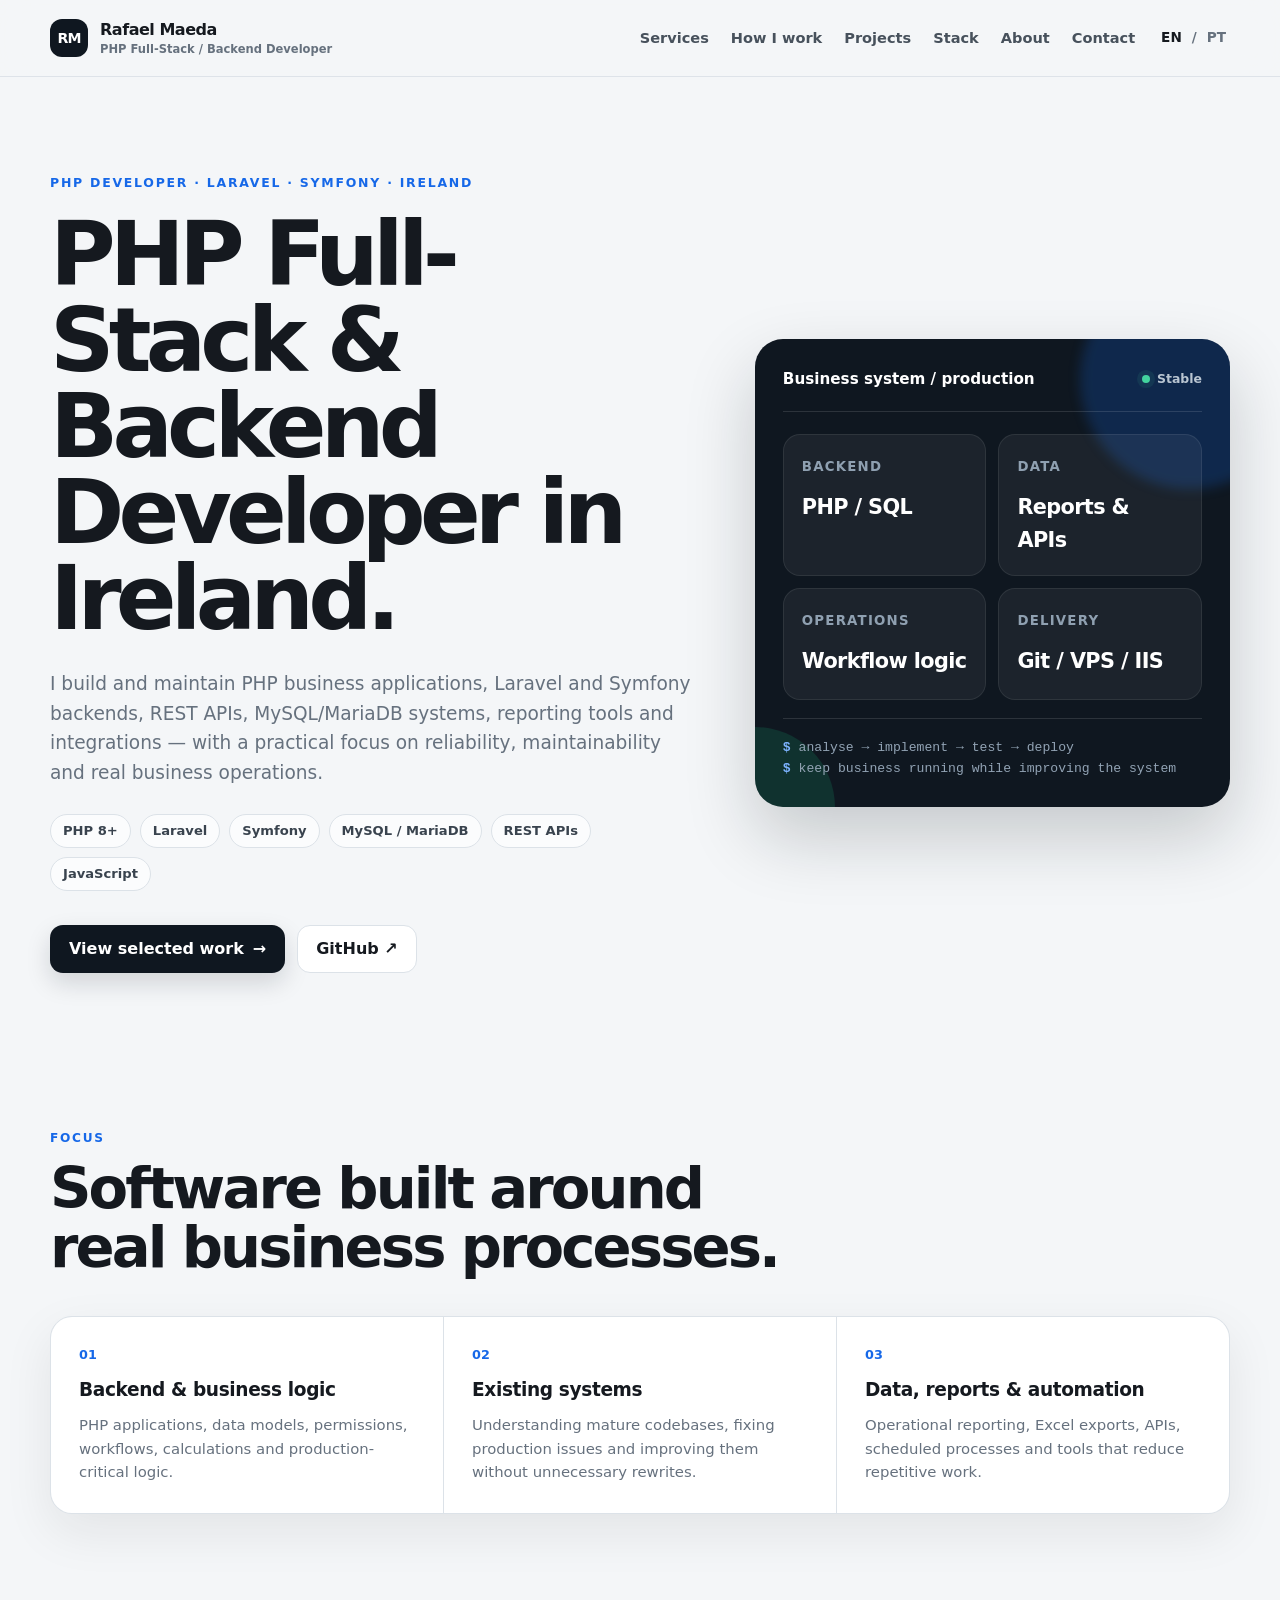
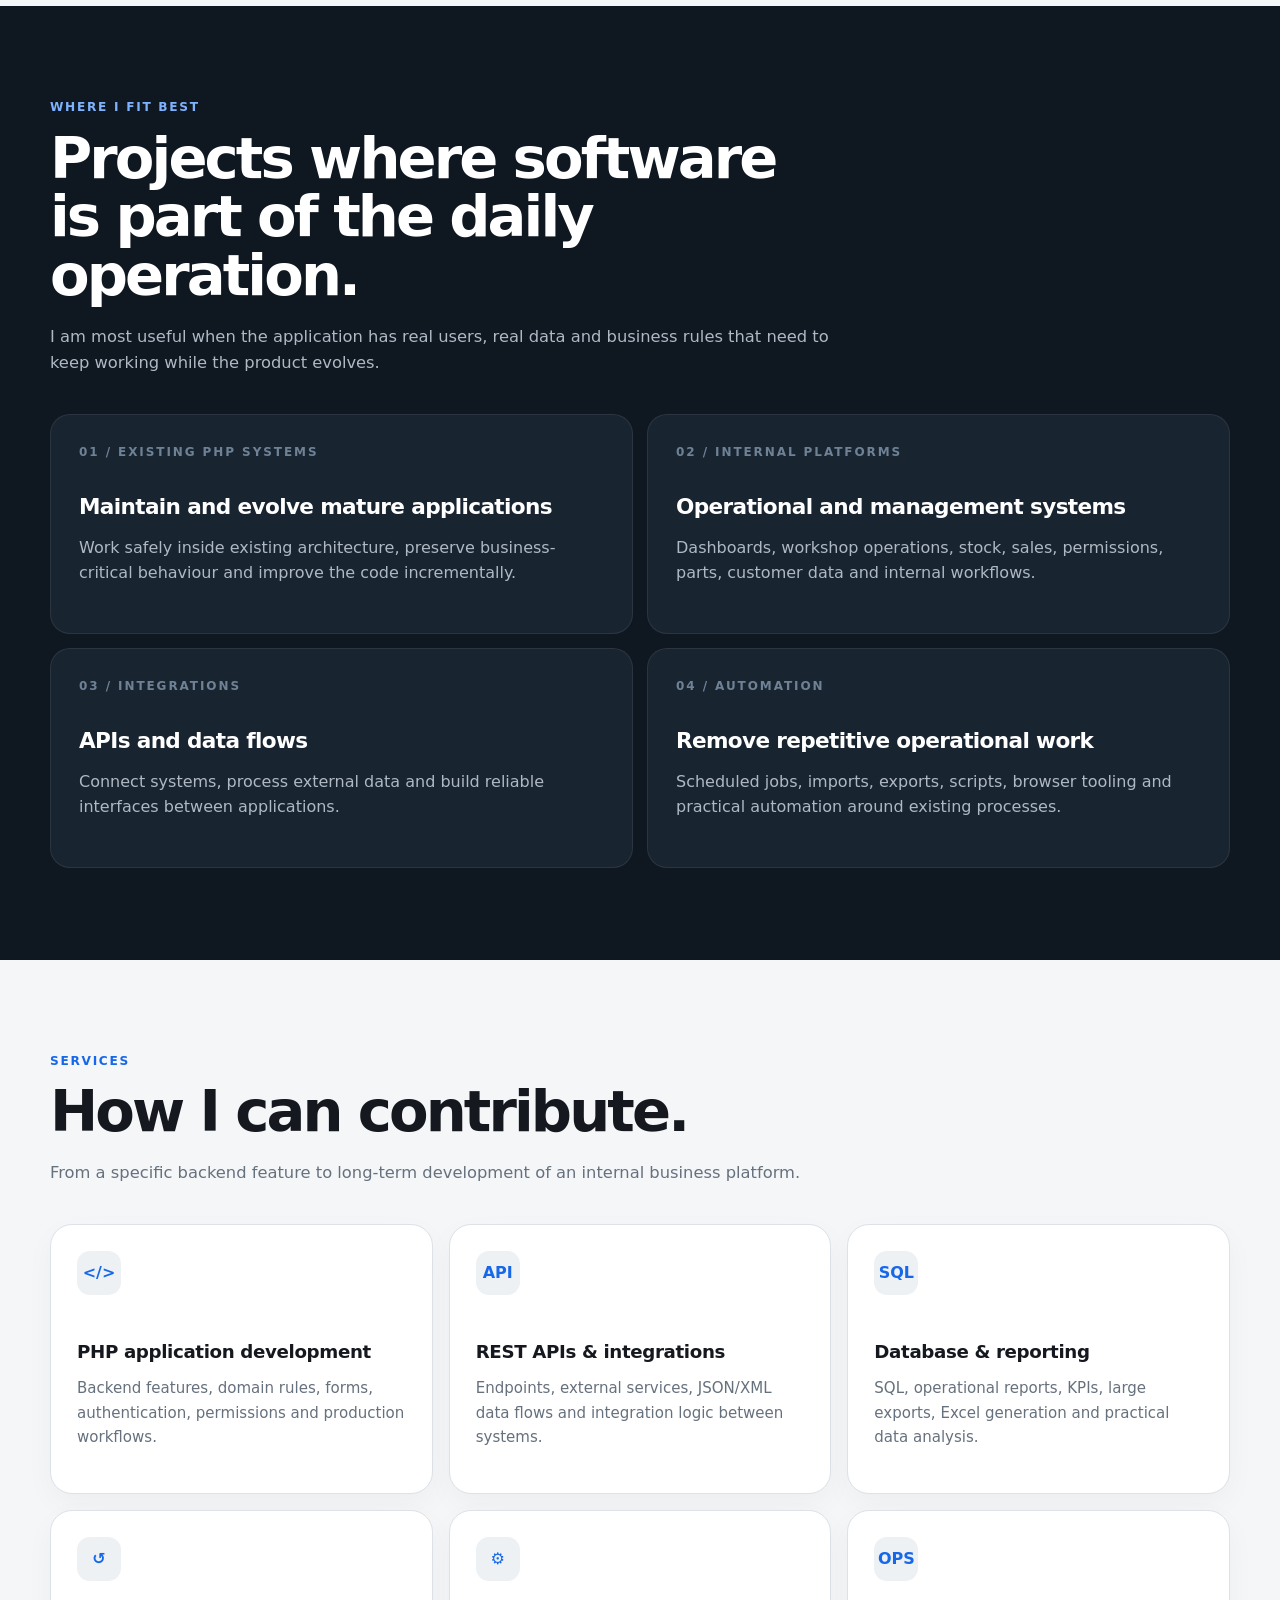
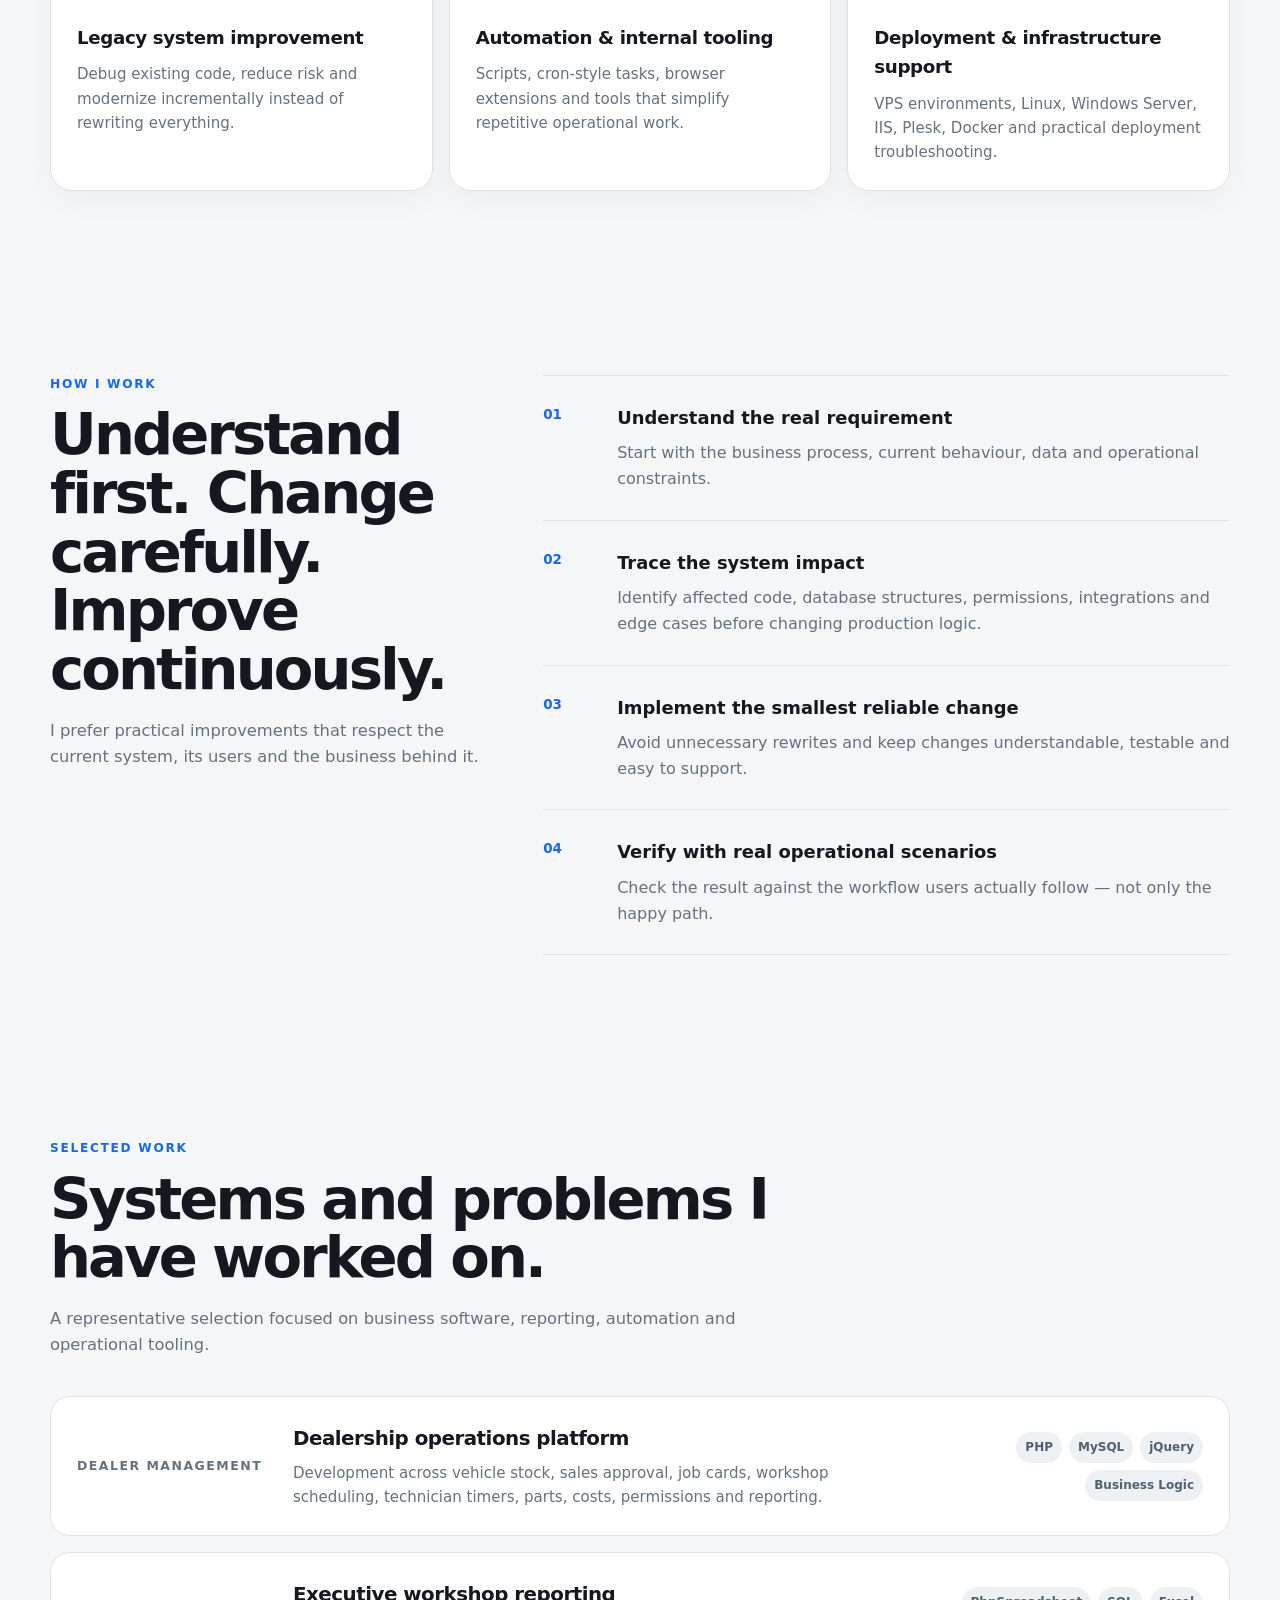
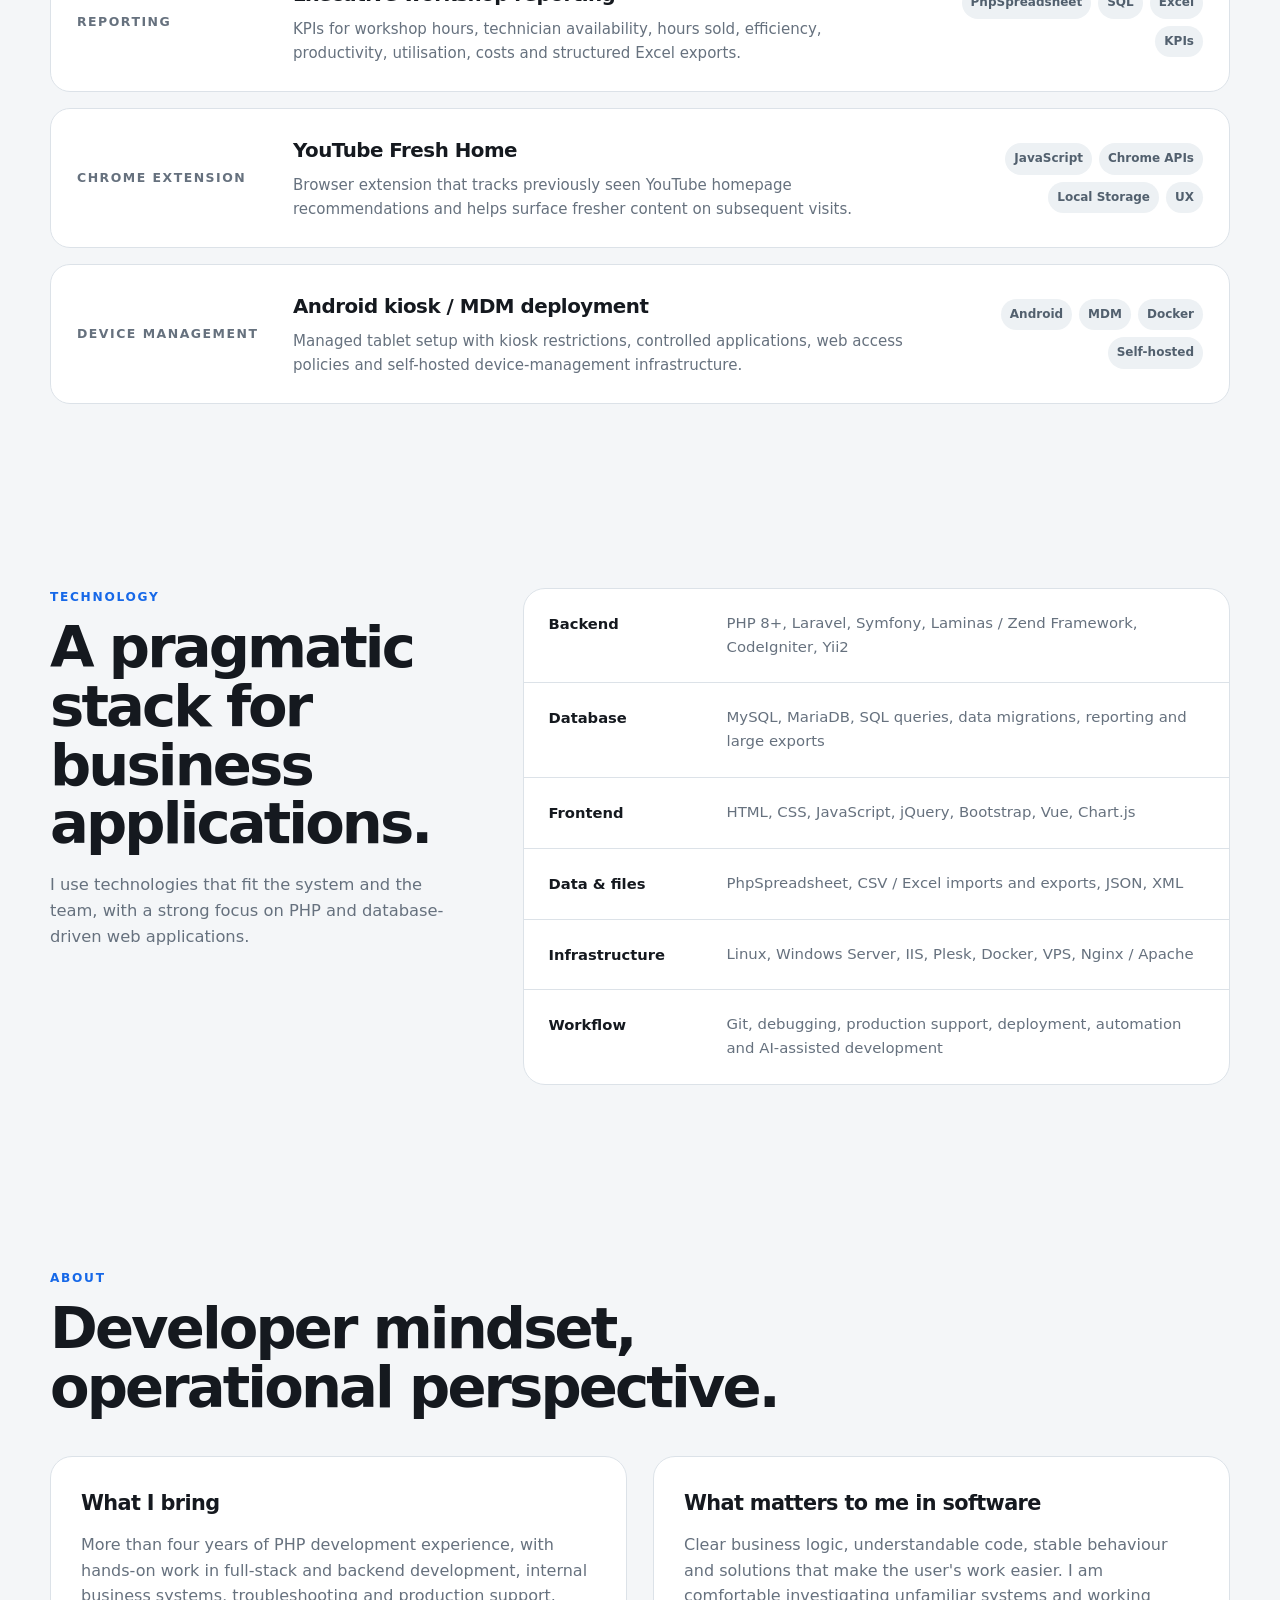
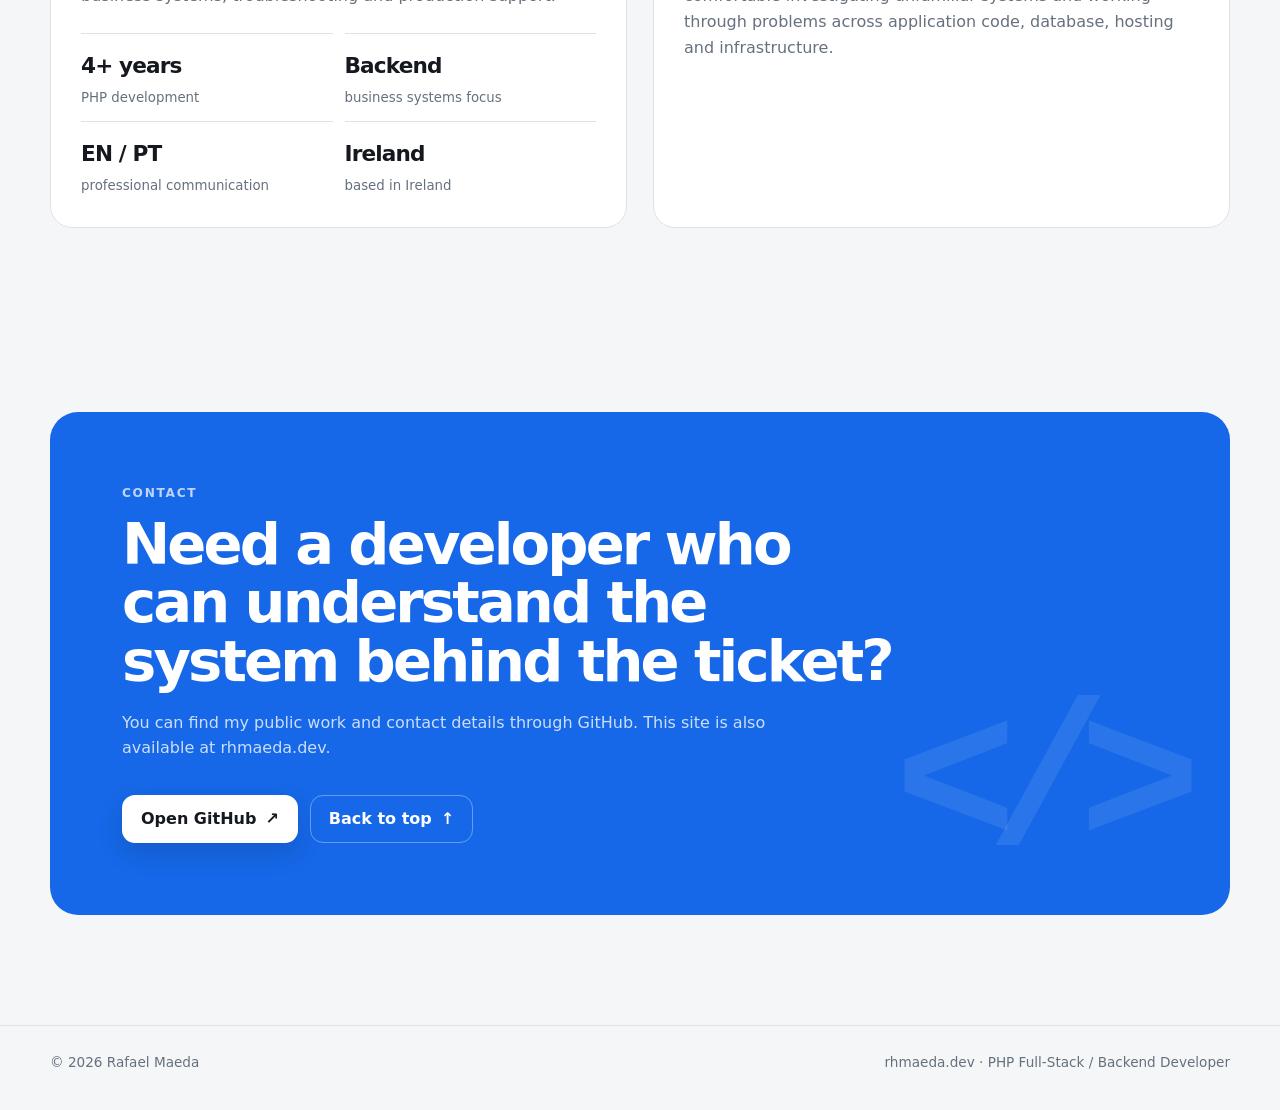
<file: index.html>
<!DOCTYPE html>
<!DOCTYPE html>

<html lang="en-IE">
<head>
<meta charset="utf-8"/>
<meta content="width=device-width, initial-scale=1.0" name="viewport"/>
<title>Rafael Maeda | PHP &amp; Laravel Developer in Ireland</title><meta content="PHP full-stack and backend developer in Ireland specialising in Laravel, Symfony, MySQL, REST APIs, business systems, integrations, reporting and automation." name="description"/><meta content="Rafael Maeda" name="author"/><meta content="Rafael Maeda" name="creator"/><meta content="index, follow, max-image-preview:large, max-snippet:-1, max-video-preview:-1" name="robots"/><meta content="index, follow, max-image-preview:large, max-snippet:-1, max-video-preview:-1" name="googlebot"/><meta content="#f4f6f8" name="theme-color"/><link href="https://rhmaeda.dev/" rel="canonical"/><link href="https://rhmaeda.dev/" hreflang="en-IE" rel="alternate"/><link href="https://rhmaeda.dev/pt/" hreflang="pt-BR" rel="alternate"/><link href="https://rhmaeda.dev/" hreflang="x-default" rel="alternate"/><link href="/favicon.svg" rel="icon" type="image/svg+xml"/><meta content="website" property="og:type"/><meta content="Rafael Maeda" property="og:site_name"/><meta content="Rafael Maeda | PHP &amp; Laravel Developer in Ireland" property="og:title"/><meta content="PHP full-stack and backend developer in Ireland specialising in Laravel, Symfony, MySQL, REST APIs, business systems, integrations, reporting and automation." property="og:description"/><meta content="https://rhmaeda.dev/" property="og:url"/><meta content="https://rhmaeda.dev/og-image.png" property="og:image"/><meta content="1200" property="og:image:width"/><meta content="630" property="og:image:height"/><meta content="Rafael Maeda — PHP Full-Stack and Backend Developer" property="og:image:alt"/><meta content="en_IE" property="og:locale"/><meta content="summary_large_image" name="twitter:card"/><meta content="Rafael Maeda | PHP &amp; Laravel Developer in Ireland" name="twitter:title"/><meta content="PHP full-stack and backend developer in Ireland specialising in Laravel, Symfony, MySQL, REST APIs, business systems, integrations, reporting and automation." name="twitter:description"/><meta content="https://rhmaeda.dev/og-image.png" name="twitter:image"/><meta content="pt_BR" property="og:locale:alternate"/>






<style>
    :root {
      --bg: #f4f6f8;
      --surface: #ffffff;
      --surface-soft: #edf1f4;
      --ink: #15191f;
      --muted: #66717e;
      --line: #dce2e8;
      --accent: #1668e8;
      --accent-2: #19a974;
      --dark: #0f1720;
      --dark-soft: #192431;
      --white: #ffffff;
      --shadow: 0 18px 50px rgba(21, 25, 31, 0.08);
      --radius: 22px;
      --max: 1180px;
    }

    * {
      box-sizing: border-box;
    }

    html {
      scroll-behavior: smooth;
      scroll-padding-top: 96px;
    }

    body {
      margin: 0;
      background: var(--bg);
      color: var(--ink);
      font-family:
        Inter, ui-sans-serif, system-ui, -apple-system, BlinkMacSystemFont,
        "Segoe UI", sans-serif;
      line-height: 1.6;
      -webkit-font-smoothing: antialiased;
    }

    a {
      color: inherit;
      text-decoration: none;
    }

    button {
      font: inherit;
    }

    .container {
      width: min(var(--max), calc(100% - 40px));
      margin-inline: auto;
    }

    /* NAV */
    .nav {
      position: sticky;
      top: 0;
      z-index: 50;
      border-bottom: 1px solid rgba(220, 226, 232, 0.9);
      background: rgba(244, 246, 248, 0.88);
      backdrop-filter: blur(16px);
    }

    .nav-inner {
      min-height: 76px;
      display: flex;
      align-items: center;
      justify-content: space-between;
      gap: 24px;
    }

    .brand {
      display: flex;
      align-items: center;
      gap: 12px;
      font-weight: 850;
      letter-spacing: -0.03em;
    }

    .brand-mark {
      width: 38px;
      height: 38px;
      display: grid;
      place-items: center;
      border-radius: 12px;
      background: var(--dark);
      color: #fff;
      font-size: 0.88rem;
      letter-spacing: -0.06em;
    }

    .brand small {
      display: block;
      color: var(--muted);
      font-size: 0.72rem;
      font-weight: 650;
      letter-spacing: 0;
      margin-top: -3px;
    }

    .nav-right {
      display: flex;
      align-items: center;
      gap: 22px;
    }

    .nav-links {
      display: flex;
      align-items: center;
      gap: 22px;
      color: #47515c;
      font-size: 0.91rem;
      font-weight: 650;
    }

    .nav-links a {
      transition: color 0.2s ease;
    }

    .nav-links a:hover {
      color: var(--accent);
    }

    .lang-switch {
      display: flex;
      align-items: center;
      gap: 6px;
      color: var(--muted);
      font-size: 0.85rem;
      font-weight: 750;
    }

    .lang-switch button,
    .lang-switch a {
      appearance: none;
      border: 0;
      background: none;
      padding: 4px;
      cursor: pointer;
      color: inherit;
      font-weight: 800;
    }

    .lang-switch button.active,
    .lang-switch a.active {
      color: var(--ink);
    }

    .menu-toggle {
      display: none;
      border: 0;
      background: var(--surface);
      width: 42px;
      height: 42px;
      border-radius: 12px;
      cursor: pointer;
      box-shadow: inset 0 0 0 1px var(--line);
    }

    /* HERO */
    .hero {
      padding: 96px 0 64px;
    }

    .hero-grid {
      display: grid;
      grid-template-columns: minmax(0, 1.15fr) minmax(360px, 0.85fr);
      gap: 62px;
      align-items: center;
    }

    .eyebrow {
      color: var(--accent);
      text-transform: uppercase;
      letter-spacing: 0.14em;
      font-size: 0.78rem;
      font-weight: 850;
      margin-bottom: 18px;
    }

    h1 {
      max-width: 880px;
      margin: 0;
      font-size: clamp(3.25rem, 7vw, 6.5rem);
      line-height: 0.96;
      letter-spacing: -0.065em;
      font-weight: 850;
    }

    .hero-copy {
      max-width: 780px;
      margin: 28px 0 0;
      color: var(--muted);
      font-size: clamp(1.05rem, 1.45vw, 1.22rem);
    }

    .hero-tags {
      display: flex;
      flex-wrap: wrap;
      gap: 9px;
      margin-top: 26px;
    }

    .chip {
      display: inline-flex;
      align-items: center;
      min-height: 34px;
      padding: 0 12px;
      border: 1px solid var(--line);
      border-radius: 999px;
      background: rgba(255,255,255,.7);
      color: #39434e;
      font-size: 0.82rem;
      font-weight: 680;
    }

    .actions {
      display: flex;
      flex-wrap: wrap;
      gap: 12px;
      margin-top: 34px;
    }

    .btn {
      min-height: 48px;
      display: inline-flex;
      align-items: center;
      justify-content: center;
      gap: 9px;
      padding: 0 18px;
      border-radius: 13px;
      border: 1px solid transparent;
      font-weight: 780;
      transition:
        transform 0.2s ease,
        box-shadow 0.2s ease,
        background 0.2s ease;
    }

    .btn:hover {
      transform: translateY(-2px);
    }

    .btn-primary {
      background: var(--dark);
      color: #fff;
      box-shadow: 0 10px 24px rgba(15,23,32,.15);
    }

    .btn-secondary {
      border-color: var(--line);
      background: var(--surface);
    }

    .hero-visual {
      min-height: 470px;
      display: grid;
      align-items: center;
    }

    .system-card {
      position: relative;
      overflow: hidden;
      border-radius: 28px;
      padding: 28px;
      background: var(--dark);
      color: #fff;
      box-shadow: 0 30px 70px rgba(15, 23, 32, 0.2);
    }

    .system-card::before {
      content: "";
      position: absolute;
      width: 220px;
      height: 220px;
      border-radius: 50%;
      right: -70px;
      top: -70px;
      background: rgba(22, 104, 232, 0.22);
      filter: blur(6px);
    }

    .system-card::after {
      content: "";
      position: absolute;
      width: 160px;
      height: 160px;
      border-radius: 50%;
      left: -80px;
      bottom: -80px;
      background: rgba(25, 169, 116, 0.18);
    }

    .system-head,
    .system-grid,
    .system-footer {
      position: relative;
      z-index: 2;
    }

    .system-head {
      display: flex;
      align-items: center;
      justify-content: space-between;
      gap: 18px;
      padding-bottom: 20px;
      border-bottom: 1px solid rgba(255,255,255,.12);
    }

    .system-head strong {
      font-size: 0.95rem;
    }

    .status {
      display: inline-flex;
      align-items: center;
      gap: 7px;
      color: #b9c5d1;
      font-size: 0.78rem;
      font-weight: 700;
    }

    .status::before {
      content: "";
      width: 8px;
      height: 8px;
      border-radius: 50%;
      background: #43d39e;
      box-shadow: 0 0 0 5px rgba(67,211,158,.09);
    }

    .system-grid {
      display: grid;
      grid-template-columns: repeat(2, 1fr);
      gap: 12px;
      margin-top: 22px;
    }

    .metric {
      min-height: 112px;
      padding: 18px;
      border-radius: 17px;
      background: rgba(255,255,255,.055);
      border: 1px solid rgba(255,255,255,.08);
    }

    .metric small {
      color: #8fa0b1;
      text-transform: uppercase;
      letter-spacing: .09em;
      font-weight: 750;
    }

    .metric strong {
      display: block;
      margin-top: 12px;
      font-size: 1.3rem;
      letter-spacing: -0.03em;
    }

    .system-footer {
      margin-top: 18px;
      padding-top: 18px;
      border-top: 1px solid rgba(255,255,255,.12);
      font-family: "Cascadia Code", Consolas, monospace;
      color: #92a3b4;
      font-size: .82rem;
    }

    .system-footer b {
      color: #7db3ff;
      font-weight: 600;
    }

    /* SHARED SECTIONS */
    section {
      padding: 92px 0;
    }

    .section-label {
      color: var(--accent);
      text-transform: uppercase;
      letter-spacing: .14em;
      font-size: .76rem;
      font-weight: 850;
      margin-bottom: 12px;
    }

    .section-head {
      max-width: 780px;
      margin-bottom: 38px;
    }

    h2 {
      margin: 0;
      font-size: clamp(2.2rem, 4.5vw, 4rem);
      line-height: 1.02;
      letter-spacing: -0.05em;
      font-weight: 840;
    }

    .section-head p {
      margin: 18px 0 0;
      color: var(--muted);
      font-size: 1.02rem;
    }

    .focus-strip {
      display: grid;
      grid-template-columns: repeat(3, 1fr);
      gap: 1px;
      overflow: hidden;
      border-radius: 22px;
      background: var(--line);
      border: 1px solid var(--line);
      box-shadow: var(--shadow);
    }

    .focus-item {
      background: var(--surface);
      padding: 28px;
    }

    .focus-item span {
      display: block;
      color: var(--accent);
      font-size: .8rem;
      font-weight: 850;
      margin-bottom: 10px;
    }

    .focus-item h3 {
      margin: 0 0 9px;
      font-size: 1.16rem;
      letter-spacing: -0.02em;
    }

    .focus-item p {
      margin: 0;
      color: var(--muted);
      font-size: .93rem;
    }

    .dark-section {
      background: var(--dark);
      color: #fff;
    }

    .dark-section .section-head p {
      color: #aeb9c4;
    }

    .dark-section .section-label {
      color: #7eb2ff;
    }

    .dark-grid {
      display: grid;
      grid-template-columns: repeat(2, 1fr);
      gap: 14px;
    }

    .dark-card {
      padding: 28px;
      min-height: 220px;
      border-radius: 20px;
      background: var(--dark-soft);
      border: 1px solid rgba(255,255,255,.08);
    }

    .dark-card .num {
      color: #6f8295;
      font-size: .75rem;
      letter-spacing: .16em;
      font-weight: 800;
    }

    .dark-card h3 {
      margin: 28px 0 10px;
      font-size: 1.35rem;
      letter-spacing: -0.03em;
    }

    .dark-card p {
      margin: 0;
      color: #aeb9c4;
    }

    /* SERVICES */
    .services-grid {
      display: grid;
      grid-template-columns: repeat(3, 1fr);
      gap: 16px;
    }

    .service-card {
      min-height: 270px;
      padding: 26px;
      background: var(--surface);
      border: 1px solid var(--line);
      border-radius: var(--radius);
      box-shadow: 0 10px 30px rgba(21,25,31,.035);
      transition:
        transform .2s ease,
        border-color .2s ease,
        box-shadow .2s ease;
    }

    .service-card:hover {
      transform: translateY(-4px);
      border-color: #bfcbd7;
      box-shadow: var(--shadow);
    }

    .service-icon {
      width: 44px;
      height: 44px;
      display: grid;
      place-items: center;
      margin-bottom: 42px;
      border-radius: 13px;
      background: var(--surface-soft);
      color: var(--accent);
      font-weight: 900;
    }

    .service-card h3 {
      margin: 0 0 10px;
      font-size: 1.14rem;
      letter-spacing: -0.02em;
    }

    .service-card p {
      margin: 0;
      color: var(--muted);
      font-size: .94rem;
    }

    /* WORKFLOW */
    .workflow {
      display: grid;
      grid-template-columns: .78fr 1.22fr;
      gap: 54px;
      align-items: start;
    }

    .workflow-intro {
      position: sticky;
      top: 112px;
    }

    .steps {
      border-top: 1px solid var(--line);
    }

    .step {
      display: grid;
      grid-template-columns: 56px 1fr;
      gap: 18px;
      padding: 28px 0;
      border-bottom: 1px solid var(--line);
    }

    .step-no {
      color: var(--accent);
      font-weight: 850;
      font-size: .84rem;
    }

    .step h3 {
      margin: 0 0 8px;
      font-size: 1.12rem;
    }

    .step p {
      margin: 0;
      color: var(--muted);
    }

    /* PROJECTS */
    .project-list {
      display: grid;
      gap: 16px;
    }

    .project {
      display: grid;
      grid-template-columns: 190px 1fr auto;
      gap: 26px;
      align-items: center;
      padding: 26px;
      background: var(--surface);
      border: 1px solid var(--line);
      border-radius: 20px;
    }

    .project-type {
      color: var(--muted);
      font-size: .78rem;
      text-transform: uppercase;
      letter-spacing: .12em;
      font-weight: 800;
    }

    .project h3 {
      margin: 0 0 6px;
      font-size: 1.24rem;
      letter-spacing: -0.025em;
    }

    .project p {
      margin: 0;
      color: var(--muted);
      font-size: .94rem;
    }

    .project-tech {
      display: flex;
      flex-wrap: wrap;
      justify-content: flex-end;
      gap: 7px;
      max-width: 260px;
    }

    .project-tech span {
      border-radius: 999px;
      background: var(--surface-soft);
      padding: 6px 9px;
      color: #52606e;
      font-size: .75rem;
      font-weight: 680;
    }

    /* STACK */
    .stack-layout {
      display: grid;
      grid-template-columns: .75fr 1.25fr;
      gap: 48px;
      align-items: start;
    }

    .stack-panel {
      background: var(--surface);
      border: 1px solid var(--line);
      border-radius: 22px;
      overflow: hidden;
    }

    .stack-row {
      display: grid;
      grid-template-columns: 160px 1fr;
      gap: 18px;
      padding: 23px 25px;
      border-bottom: 1px solid var(--line);
    }

    .stack-row:last-child {
      border-bottom: 0;
    }

    .stack-row strong {
      font-size: .92rem;
    }

    .stack-row div:last-child {
      color: var(--muted);
      font-size: .93rem;
    }

    /* ABOUT */
    .about-grid {
      display: grid;
      grid-template-columns: 1fr 1fr;
      gap: 26px;
    }

    .about-card {
      padding: 30px;
      border-radius: 22px;
      border: 1px solid var(--line);
      background: var(--surface);
    }

    .about-card h3 {
      margin: 0 0 12px;
      font-size: 1.3rem;
      letter-spacing: -0.03em;
    }

    .about-card p {
      color: var(--muted);
      margin: 0;
    }

    .facts {
      display: grid;
      grid-template-columns: repeat(2, 1fr);
      gap: 12px;
      margin-top: 24px;
    }

    .fact {
      border-top: 1px solid var(--line);
      padding-top: 15px;
    }

    .fact strong {
      display: block;
      font-size: 1.35rem;
      letter-spacing: -0.04em;
    }

    .fact small {
      color: var(--muted);
    }

    /* CONTACT */
    .contact {
      padding-bottom: 110px;
    }

    .contact-card {
      padding: clamp(34px, 6vw, 72px);
      border-radius: 28px;
      background: var(--accent);
      color: #fff;
      overflow: hidden;
      position: relative;
    }

    .contact-card::after {
      content: "</>";
      position: absolute;
      right: 5%;
      bottom: -38px;
      font-family: "Cascadia Code", Consolas, monospace;
      font-size: clamp(7rem, 16vw, 13rem);
      font-weight: 900;
      color: rgba(255,255,255,.09);
      letter-spacing: -.15em;
      pointer-events: none;
    }

    .contact-card h2 {
      max-width: 780px;
      position: relative;
      z-index: 2;
    }

    .contact-card p {
      position: relative;
      z-index: 2;
      max-width: 680px;
      margin: 18px 0 30px;
      color: rgba(255,255,255,.78);
    }

    .contact-card .btn {
      position: relative;
      z-index: 2;
    }

    .contact-card .btn-primary {
      background: #fff;
      color: var(--ink);
    }

    .contact-card .btn-secondary {
      border-color: rgba(255,255,255,.35);
      background: transparent;
      color: #fff;
    }

    /* FOOTER */
    footer {
      border-top: 1px solid var(--line);
      padding: 26px 0 36px;
      color: var(--muted);
      font-size: .85rem;
    }

    .footer-inner {
      display: flex;
      align-items: center;
      justify-content: space-between;
      gap: 20px;
    }

    /* REVEAL */
    .reveal {
      opacity: 0;
      transform: translateY(18px);
      transition:
        opacity .55s ease,
        transform .55s ease;
    }

    .reveal.visible {
      opacity: 1;
      transform: translateY(0);
    }

    @media (prefers-reduced-motion: reduce) {
      html { scroll-behavior: auto; }
      .reveal {
        opacity: 1;
        transform: none;
        transition: none;
      }
      * {
        transition-duration: 0.01ms !important;
        animation-duration: 0.01ms !important;
      }
    }

    @media (max-width: 980px) {
      .hero-grid,
      .workflow,
      .stack-layout,
      .about-grid {
        grid-template-columns: 1fr;
      }

      .hero-visual {
        min-height: auto;
        max-width: 680px;
      }

      .focus-strip,
      .services-grid {
        grid-template-columns: 1fr 1fr;
      }

      .workflow-intro {
        position: static;
      }

      .project {
        grid-template-columns: 1fr;
      }

      .project-tech {
        justify-content: flex-start;
        max-width: none;
      }

      .nav-links {
        position: fixed;
        inset: 76px 0 auto 0;
        display: none;
        flex-direction: column;
        align-items: flex-start;
        gap: 0;
        padding: 12px 20px 22px;
        background: rgba(244,246,248,.98);
        border-bottom: 1px solid var(--line);
      }

      .nav-links.open {
        display: flex;
      }

      .nav-links a {
        width: 100%;
        padding: 12px 0;
      }

      .menu-toggle {
        display: block;
      }
    }

    @media (max-width: 680px) {
      .container {
        width: min(var(--max), calc(100% - 28px));
      }

      .hero {
        padding-top: 66px;
      }

      h1 {
        font-size: clamp(3rem, 15vw, 4.5rem);
      }

      section {
        padding: 72px 0;
      }

      .focus-strip,
      .services-grid,
      .dark-grid {
        grid-template-columns: 1fr;
      }

      .system-grid {
        grid-template-columns: 1fr;
      }

      .stack-row {
        grid-template-columns: 1fr;
        gap: 6px;
      }

      .facts {
        grid-template-columns: 1fr;
      }

      .footer-inner {
        flex-direction: column;
        align-items: flex-start;
      }

      .brand small {
        display: none;
      }

      .lang-switch span {
        display: none;
      }
    }
  </style>
<script type="application/ld+json">{
  "@context": "https://schema.org",
  "@graph": [
    {
      "@type": "Person",
      "@id": "https://rhmaeda.dev/#person",
      "name": "Rafael Maeda",
      "url": "https://rhmaeda.dev/",
      "image": "https://rhmaeda.dev/og-image.png",
      "jobTitle": "PHP Full-Stack / Backend Developer",
      "description": "PHP full-stack and backend developer in Ireland specialising in Laravel, Symfony, MySQL, REST APIs, business systems, integrations, reporting and automation.",
      "sameAs": [
        "https://github.com/rhmaeda"
      ],
      "knowsAbout": [
        "PHP",
        "Laravel",
        "Symfony",
        "Laminas",
        "Zend Framework",
        "CodeIgniter",
        "Yii2",
        "MySQL",
        "MariaDB",
        "REST APIs",
        "JavaScript",
        "jQuery",
        "Bootstrap",
        "Vue.js",
        "Chart.js",
        "PhpSpreadsheet",
        "Linux",
        "Windows Server",
        "IIS",
        "Plesk",
        "Docker",
        "Business Software",
        "Software Integration",
        "Reporting Systems",
        "Workflow Automation"
      ]
    },
    {
      "@type": "WebSite",
      "@id": "https://rhmaeda.dev/#website",
      "url": "https://rhmaeda.dev/",
      "name": "Rafael Maeda",
      "alternateName": "Rafael Maeda Developer Portfolio",
      "publisher": {
        "@id": "https://rhmaeda.dev/#person"
      },
      "inLanguage": [
        "en-IE",
        "pt-BR"
      ]
    },
    {
      "@type": "WebPage",
      "@id": "https://rhmaeda.dev/#webpage",
      "url": "https://rhmaeda.dev/",
      "name": "Rafael Maeda | PHP & Laravel Developer in Ireland",
      "description": "PHP full-stack and backend developer in Ireland specialising in Laravel, Symfony, MySQL, REST APIs, business systems, integrations, reporting and automation.",
      "isPartOf": {
        "@id": "https://rhmaeda.dev/#website"
      },
      "about": {
        "@id": "https://rhmaeda.dev/#person"
      },
      "mainEntity": {
        "@id": "https://rhmaeda.dev/#person"
      },
      "inLanguage": "en-IE"
    }
  ]
}</script></head>
<body>
<header class="nav">
<div class="container nav-inner">
<a aria-label="Rafael Maeda home" class="brand" href="#top">
<span class="brand-mark">RM</span>
<span>
          Rafael Maeda
          <small data-en="PHP Full-Stack / Backend Developer" data-pt="Desenvolvedor PHP Full-Stack / Backend">PHP Full-Stack / Backend Developer</small>
</span>
</a>
<div class="nav-right">
<nav aria-label="Main navigation" class="nav-links" id="navLinks">
<a data-en="Services" data-pt="Serviços" href="#services">Services</a>
<a data-en="How I work" data-pt="Como trabalho" href="#workflow">How I work</a>
<a data-en="Projects" data-pt="Projetos" href="#projects">Projects</a>
<a data-en="Stack" data-pt="Tecnologias" href="#stack">Stack</a>
<a data-en="About" data-pt="Sobre" href="#about">About</a>
<a data-en="Contact" data-pt="Contato" href="#contact">Contact</a>
</nav>
<div aria-label="Language selector" class="lang-switch"><a class="active" href="/" hreflang="en-IE">EN</a><span>/</span><a href="/pt/" hreflang="pt-BR">PT</a></div>
<button aria-expanded="false" aria-label="Open menu" class="menu-toggle" id="menuToggle">
          ☰
        </button>
</div>
</div>
</header>
<main id="top">
<!-- HERO -->
<section class="hero">
<div class="container hero-grid">
<div class="reveal">
<div class="eyebrow" data-en="PHP Developer · Laravel · Symfony · Ireland" data-pt="Desenvolvedor PHP · Laravel · Symfony · Irlanda">PHP Developer · Laravel · Symfony · Ireland</div>
<h1 data-en="PHP Full-Stack &amp; Backend Developer in Ireland." data-pt="Desenvolvedor PHP Full-Stack &amp; Backend na Irlanda.">PHP Full-Stack &amp; Backend Developer in Ireland.</h1>
<p class="hero-copy" data-en="I build and maintain PHP business applications, Laravel and Symfony backends, REST APIs, MySQL/MariaDB systems, reporting tools and integrations — with a practical focus on reliability, maintainability and real business operations." data-pt="Desenvolvo e mantenho aplicações PHP para negócios, backends com Laravel e Symfony, APIs REST, sistemas MySQL/MariaDB, ferramentas de relatórios e integrações — com foco prático em confiabilidade, manutenção e operações reais.">I build and maintain PHP business applications, Laravel and Symfony backends, REST APIs, MySQL/MariaDB systems, reporting tools and integrations — with a practical focus on reliability, maintainability and real business operations.</p>
<div class="hero-tags">
<span class="chip">PHP 8+</span>
<span class="chip">Laravel</span>
<span class="chip">Symfony</span>
<span class="chip">MySQL / MariaDB</span>
<span class="chip">REST APIs</span>
<span class="chip">JavaScript</span>
</div>
<div class="actions">
<a class="btn btn-primary" href="#projects">
<span data-en="View selected work" data-pt="Ver projetos">View selected work</span>
<span>→</span>
</a>
<a class="btn btn-secondary" href="https://github.com/rhmaeda" rel="me noopener" target="_blank">
              GitHub ↗
            </a>
</div>
</div>
<div class="hero-visual reveal">
<div class="system-card">
<div class="system-head">
<strong data-en="Business system / production" data-pt="Sistema de negócio / produção">Business system / production</strong>
<span class="status" data-en="Stable" data-pt="Estável">Stable</span>
</div>
<div class="system-grid">
<div class="metric">
<small data-en="Backend" data-pt="Backend">Backend</small>
<strong>PHP / SQL</strong>
</div>
<div class="metric">
<small data-en="Data" data-pt="Dados">Data</small>
<strong>Reports &amp; APIs</strong>
</div>
<div class="metric">
<small data-en="Operations" data-pt="Operações">Operations</small>
<strong>Workflow logic</strong>
</div>
<div class="metric">
<small data-en="Delivery" data-pt="Entrega">Delivery</small>
<strong>Git / VPS / IIS</strong>
</div>
</div>
<div class="system-footer">
<div><b>$</b> analyse → implement → test → deploy</div>
<div><b>$</b> keep business running while improving the system</div>
</div>
</div>
</div>
</div>
</section>
<!-- FOCUS -->
<section>
<div class="container">
<div class="section-head reveal">
<div class="section-label" data-en="Focus" data-pt="Foco">Focus</div>
<h2 data-en="Software built around real business processes." data-pt="Software construído em torno de processos reais de negócio.">Software built around real business processes.</h2>
</div>
<div class="focus-strip reveal">
<article class="focus-item">
<span>01</span>
<h3 data-en="Backend &amp; business logic" data-pt="Backend e regras de negócio">Backend &amp; business logic</h3>
<p data-en="PHP applications, data models, permissions, workflows, calculations and production-critical logic." data-pt="Aplicações PHP, modelos de dados, permissões, workflows, cálculos e lógica crítica de produção.">PHP applications, data models, permissions, workflows, calculations and production-critical logic.</p>
</article>
<article class="focus-item">
<span>02</span>
<h3 data-en="Existing systems" data-pt="Sistemas existentes">Existing systems</h3>
<p data-en="Understanding mature codebases, fixing production issues and improving them without unnecessary rewrites." data-pt="Entendimento de codebases maduras, correção de problemas em produção e evolução sem reescritas desnecessárias.">Understanding mature codebases, fixing production issues and improving them without unnecessary rewrites.</p>
</article>
<article class="focus-item">
<span>03</span>
<h3 data-en="Data, reports &amp; automation" data-pt="Dados, relatórios e automação">Data, reports &amp; automation</h3>
<p data-en="Operational reporting, Excel exports, APIs, scheduled processes and tools that reduce repetitive work." data-pt="Relatórios operacionais, exportações Excel, APIs, processos agendados e ferramentas que reduzem trabalho repetitivo.">Operational reporting, Excel exports, APIs, scheduled processes and tools that reduce repetitive work.</p>
</article>
</div>
</div>
</section>
<!-- WHERE I FIT -->
<section class="dark-section">
<div class="container">
<div class="section-head reveal">
<div class="section-label" data-en="Where I fit best" data-pt="Onde agrego mais valor">Where I fit best</div>
<h2 data-en="Projects where software is part of the daily operation." data-pt="Projetos em que o software faz parte da operação diária.">Projects where software is part of the daily operation.</h2>
<p data-en="I am most useful when the application has real users, real data and business rules that need to keep working while the product evolves." data-pt="Sou mais útil quando a aplicação tem usuários reais, dados reais e regras de negócio que precisam continuar funcionando enquanto o produto evolui.">I am most useful when the application has real users, real data and business rules that need to keep working while the product evolves.</p>
</div>
<div class="dark-grid">
<article class="dark-card reveal">
<div class="num">01 / EXISTING PHP SYSTEMS</div>
<h3 data-en="Maintain and evolve mature applications" data-pt="Manter e evoluir aplicações maduras">Maintain and evolve mature applications</h3>
<p data-en="Work safely inside existing architecture, preserve business-critical behaviour and improve the code incrementally." data-pt="Trabalhar com segurança em arquiteturas existentes, preservar comportamentos críticos e melhorar o código de forma incremental.">Work safely inside existing architecture, preserve business-critical behaviour and improve the code incrementally.</p>
</article>
<article class="dark-card reveal">
<div class="num">02 / INTERNAL PLATFORMS</div>
<h3 data-en="Operational and management systems" data-pt="Sistemas operacionais e de gestão">Operational and management systems</h3>
<p data-en="Dashboards, workshop operations, stock, sales, permissions, parts, customer data and internal workflows." data-pt="Dashboards, operações de oficina, estoque, vendas, permissões, peças, dados de clientes e fluxos internos.">Dashboards, workshop operations, stock, sales, permissions, parts, customer data and internal workflows.</p>
</article>
<article class="dark-card reveal">
<div class="num">03 / INTEGRATIONS</div>
<h3 data-en="APIs and data flows" data-pt="APIs e fluxos de dados">APIs and data flows</h3>
<p data-en="Connect systems, process external data and build reliable interfaces between applications." data-pt="Conectar sistemas, processar dados externos e criar interfaces confiáveis entre aplicações.">Connect systems, process external data and build reliable interfaces between applications.</p>
</article>
<article class="dark-card reveal">
<div class="num">04 / AUTOMATION</div>
<h3 data-en="Remove repetitive operational work" data-pt="Eliminar trabalho operacional repetitivo">Remove repetitive operational work</h3>
<p data-en="Scheduled jobs, imports, exports, scripts, browser tooling and practical automation around existing processes." data-pt="Tarefas agendadas, importações, exportações, scripts, ferramentas de navegador e automações práticas.">Scheduled jobs, imports, exports, scripts, browser tooling and practical automation around existing processes.</p>
</article>
</div>
</div>
</section>
<!-- SERVICES -->
<section id="services">
<div class="container">
<div class="section-head reveal">
<div class="section-label" data-en="Services" data-pt="Serviços">Services</div>
<h2 data-en="How I can contribute." data-pt="Como posso contribuir.">How I can contribute.</h2>
<p data-en="From a specific backend feature to long-term development of an internal business platform." data-pt="Desde uma funcionalidade específica de backend até a evolução contínua de uma plataforma interna.">From a specific backend feature to long-term development of an internal business platform.</p>
</div>
<div class="services-grid">
<article class="service-card reveal">
<div class="service-icon">&lt;/&gt;</div>
<h3 data-en="PHP application development" data-pt="Desenvolvimento de aplicações PHP">PHP application development</h3>
<p data-en="Backend features, domain rules, forms, authentication, permissions and production workflows." data-pt="Funcionalidades de backend, regras de domínio, formulários, autenticação, permissões e workflows.">Backend features, domain rules, forms, authentication, permissions and production workflows.</p>
</article>
<article class="service-card reveal">
<div class="service-icon">API</div>
<h3 data-en="REST APIs &amp; integrations" data-pt="APIs REST e integrações">REST APIs &amp; integrations</h3>
<p data-en="Endpoints, external services, JSON/XML data flows and integration logic between systems." data-pt="Endpoints, serviços externos, fluxos JSON/XML e lógica de integração entre sistemas.">Endpoints, external services, JSON/XML data flows and integration logic between systems.</p>
</article>
<article class="service-card reveal">
<div class="service-icon">SQL</div>
<h3 data-en="Database &amp; reporting" data-pt="Banco de dados e relatórios">Database &amp; reporting</h3>
<p data-en="SQL, operational reports, KPIs, large exports, Excel generation and practical data analysis." data-pt="SQL, relatórios operacionais, KPIs, grandes exportações, geração de Excel e análise prática de dados.">SQL, operational reports, KPIs, large exports, Excel generation and practical data analysis.</p>
</article>
<article class="service-card reveal">
<div class="service-icon">↺</div>
<h3 data-en="Legacy system improvement" data-pt="Evolução de sistemas legados">Legacy system improvement</h3>
<p data-en="Debug existing code, reduce risk and modernize incrementally instead of rewriting everything." data-pt="Depurar código existente, reduzir riscos e modernizar de forma incremental em vez de reescrever tudo.">Debug existing code, reduce risk and modernize incrementally instead of rewriting everything.</p>
</article>
<article class="service-card reveal">
<div class="service-icon">⚙</div>
<h3 data-en="Automation &amp; internal tooling" data-pt="Automação e ferramentas internas">Automation &amp; internal tooling</h3>
<p data-en="Scripts, cron-style tasks, browser extensions and tools that simplify repetitive operational work." data-pt="Scripts, tarefas agendadas, extensões de navegador e ferramentas que simplificam trabalho repetitivo.">Scripts, cron-style tasks, browser extensions and tools that simplify repetitive operational work.</p>
</article>
<article class="service-card reveal">
<div class="service-icon">OPS</div>
<h3 data-en="Deployment &amp; infrastructure support" data-pt="Deploy e suporte de infraestrutura">Deployment &amp; infrastructure support</h3>
<p data-en="VPS environments, Linux, Windows Server, IIS, Plesk, Docker and practical deployment troubleshooting." data-pt="Ambientes VPS, Linux, Windows Server, IIS, Plesk, Docker e resolução prática de problemas de deploy.">VPS environments, Linux, Windows Server, IIS, Plesk, Docker and practical deployment troubleshooting.</p>
</article>
</div>
</div>
</section>
<!-- WORKFLOW -->
<section id="workflow">
<div class="container workflow">
<div class="workflow-intro section-head reveal">
<div class="section-label" data-en="How I work" data-pt="Como trabalho">How I work</div>
<h2 data-en="Understand first. Change carefully. Improve continuously." data-pt="Entender primeiro. Alterar com cuidado. Melhorar continuamente.">Understand first. Change carefully. Improve continuously.</h2>
<p data-en="I prefer practical improvements that respect the current system, its users and the business behind it." data-pt="Prefiro melhorias práticas que respeitem o sistema atual, seus usuários e o negócio por trás dele.">I prefer practical improvements that respect the current system, its users and the business behind it.</p>
</div>
<div class="steps">
<div class="step reveal">
<div class="step-no">01</div>
<div>
<h3 data-en="Understand the real requirement" data-pt="Entender a necessidade real">Understand the real requirement</h3>
<p data-en="Start with the business process, current behaviour, data and operational constraints." data-pt="Começar pelo processo de negócio, comportamento atual, dados e restrições operacionais.">Start with the business process, current behaviour, data and operational constraints.</p>
</div>
</div>
<div class="step reveal">
<div class="step-no">02</div>
<div>
<h3 data-en="Trace the system impact" data-pt="Mapear o impacto no sistema">Trace the system impact</h3>
<p data-en="Identify affected code, database structures, permissions, integrations and edge cases before changing production logic." data-pt="Identificar código afetado, estruturas do banco, permissões, integrações e casos extremos antes de alterar lógica de produção.">Identify affected code, database structures, permissions, integrations and edge cases before changing production logic.</p>
</div>
</div>
<div class="step reveal">
<div class="step-no">03</div>
<div>
<h3 data-en="Implement the smallest reliable change" data-pt="Implementar a menor mudança confiável">Implement the smallest reliable change</h3>
<p data-en="Avoid unnecessary rewrites and keep changes understandable, testable and easy to support." data-pt="Evitar reescritas desnecessárias e manter as mudanças compreensíveis, testáveis e fáceis de manter.">Avoid unnecessary rewrites and keep changes understandable, testable and easy to support.</p>
</div>
</div>
<div class="step reveal">
<div class="step-no">04</div>
<div>
<h3 data-en="Verify with real operational scenarios" data-pt="Validar com cenários reais de operação">Verify with real operational scenarios</h3>
<p data-en="Check the result against the workflow users actually follow — not only the happy path." data-pt="Validar o resultado contra o fluxo que os usuários realmente seguem — não apenas o cenário ideal.">Check the result against the workflow users actually follow — not only the happy path.</p>
</div>
</div>
</div>
</div>
</section>
<!-- PROJECTS -->
<section id="projects">
<div class="container">
<div class="section-head reveal">
<div class="section-label" data-en="Selected work" data-pt="Projetos selecionados">Selected work</div>
<h2 data-en="Systems and problems I have worked on." data-pt="Sistemas e problemas em que trabalhei.">Systems and problems I have worked on.</h2>
<p data-en="A representative selection focused on business software, reporting, automation and operational tooling." data-pt="Uma seleção representativa com foco em software de negócio, relatórios, automação e ferramentas operacionais.">A representative selection focused on business software, reporting, automation and operational tooling.</p>
</div>
<div class="project-list">
<article class="project reveal">
<div class="project-type" data-en="Dealer management" data-pt="Gestão de concessionária">Dealer management</div>
<div>
<h3 data-en="Dealership operations platform" data-pt="Plataforma de operações para concessionária">Dealership operations platform</h3>
<p data-en="Development across vehicle stock, sales approval, job cards, workshop scheduling, technician timers, parts, costs, permissions and reporting." data-pt="Desenvolvimento em estoque de veículos, aprovação de vendas, job cards, agenda da oficina, timers de técnicos, peças, custos, permissões e relatórios.">Development across vehicle stock, sales approval, job cards, workshop scheduling, technician timers, parts, costs, permissions and reporting.</p>
</div>
<div class="project-tech">
<span>PHP</span><span>MySQL</span><span>jQuery</span><span>Business Logic</span>
</div>
</article>
<article class="project reveal">
<div class="project-type" data-en="Reporting" data-pt="Relatórios">Reporting</div>
<div>
<h3 data-en="Executive workshop reporting" data-pt="Relatórios executivos de oficina">Executive workshop reporting</h3>
<p data-en="KPIs for workshop hours, technician availability, hours sold, efficiency, productivity, utilisation, costs and structured Excel exports." data-pt="KPIs para horas da oficina, disponibilidade de técnicos, horas vendidas, eficiência, produtividade, utilização, custos e exportações estruturadas para Excel.">KPIs for workshop hours, technician availability, hours sold, efficiency, productivity, utilisation, costs and structured Excel exports.</p>
</div>
<div class="project-tech">
<span>PhpSpreadsheet</span><span>SQL</span><span>Excel</span><span>KPIs</span>
</div>
</article>
<article class="project reveal">
<div class="project-type" data-en="Chrome extension" data-pt="Extensão Chrome">Chrome extension</div>
<div>
<h3>YouTube Fresh Home</h3>
<p data-en="Browser extension that tracks previously seen YouTube homepage recommendations and helps surface fresher content on subsequent visits." data-pt="Extensão de navegador que registra recomendações já vistas na página inicial do YouTube e ajuda a exibir conteúdo mais novo em visitas futuras.">Browser extension that tracks previously seen YouTube homepage recommendations and helps surface fresher content on subsequent visits.</p>
</div>
<div class="project-tech">
<span>JavaScript</span><span>Chrome APIs</span><span>Local Storage</span><span>UX</span>
</div>
</article>
<article class="project reveal">
<div class="project-type" data-en="Device management" data-pt="Gestão de dispositivos">Device management</div>
<div>
<h3 data-en="Android kiosk / MDM deployment" data-pt="Implantação Android kiosk / MDM">Android kiosk / MDM deployment</h3>
<p data-en="Managed tablet setup with kiosk restrictions, controlled applications, web access policies and self-hosted device-management infrastructure." data-pt="Configuração de tablets gerenciados com restrições de kiosk, aplicativos controlados, políticas de acesso web e infraestrutura MDM self-hosted.">Managed tablet setup with kiosk restrictions, controlled applications, web access policies and self-hosted device-management infrastructure.</p>
</div>
<div class="project-tech">
<span>Android</span><span>MDM</span><span>Docker</span><span>Self-hosted</span>
</div>
</article>
</div>
</div>
</section>
<!-- STACK -->
<section id="stack">
<div class="container stack-layout">
<div class="section-head reveal">
<div class="section-label" data-en="Technology" data-pt="Tecnologias">Technology</div>
<h2 data-en="A pragmatic stack for business applications." data-pt="Uma stack pragmática para aplicações de negócio.">A pragmatic stack for business applications.</h2>
<p data-en="I use technologies that fit the system and the team, with a strong focus on PHP and database-driven web applications." data-pt="Uso tecnologias adequadas ao sistema e à equipe, com forte foco em PHP e aplicações web orientadas a banco de dados.">I use technologies that fit the system and the team, with a strong focus on PHP and database-driven web applications.</p>
</div>
<div class="stack-panel reveal">
<div class="stack-row">
<strong>Backend</strong>
<div>PHP 8+, Laravel, Symfony, Laminas / Zend Framework, CodeIgniter, Yii2</div>
</div>
<div class="stack-row">
<strong>Database</strong>
<div>MySQL, MariaDB, SQL queries, data migrations, reporting and large exports</div>
</div>
<div class="stack-row">
<strong>Frontend</strong>
<div>HTML, CSS, JavaScript, jQuery, Bootstrap, Vue, Chart.js</div>
</div>
<div class="stack-row">
<strong>Data &amp; files</strong>
<div>PhpSpreadsheet, CSV / Excel imports and exports, JSON, XML</div>
</div>
<div class="stack-row">
<strong>Infrastructure</strong>
<div>Linux, Windows Server, IIS, Plesk, Docker, VPS, Nginx / Apache</div>
</div>
<div class="stack-row">
<strong>Workflow</strong>
<div>Git, debugging, production support, deployment, automation and AI-assisted development</div>
</div>
</div>
</div>
</section>
<!-- ABOUT -->
<section id="about">
<div class="container">
<div class="section-head reveal">
<div class="section-label" data-en="About" data-pt="Sobre">About</div>
<h2 data-en="Developer mindset, operational perspective." data-pt="Mentalidade de desenvolvedor, visão operacional.">Developer mindset, operational perspective.</h2>
</div>
<div class="about-grid">
<article class="about-card reveal">
<h3 data-en="What I bring" data-pt="O que eu trago">What I bring</h3>
<p data-en="More than four years of PHP development experience, with hands-on work in full-stack and backend development, internal business systems, troubleshooting and production support." data-pt="Mais de quatro anos de experiência com desenvolvimento PHP, atuando de forma prática em full-stack e backend, sistemas internos de negócio, troubleshooting e suporte de produção.">More than four years of PHP development experience, with hands-on work in full-stack and backend development, internal business systems, troubleshooting and production support.</p>
<div class="facts">
<div class="fact">
<strong>4+ years</strong>
<small data-en="PHP development" data-pt="desenvolvimento PHP">PHP development</small>
</div>
<div class="fact">
<strong>Backend</strong>
<small data-en="business systems focus" data-pt="foco em sistemas de negócio">business systems focus</small>
</div>
<div class="fact">
<strong>EN / PT</strong>
<small data-en="professional communication" data-pt="comunicação profissional">professional communication</small>
</div>
<div class="fact">
<strong>Ireland</strong>
<small data-en="based in Ireland" data-pt="residindo na Irlanda">based in Ireland</small>
</div>
</div>
</article>
<article class="about-card reveal">
<h3 data-en="What matters to me in software" data-pt="O que valorizo em software">What matters to me in software</h3>
<p data-en="Clear business logic, understandable code, stable behaviour and solutions that make the user's work easier. I am comfortable investigating unfamiliar systems and working through problems across application code, database, hosting and infrastructure." data-pt="Regras de negócio claras, código compreensível, comportamento estável e soluções que facilitem o trabalho do usuário. Tenho facilidade para investigar sistemas desconhecidos e resolver problemas entre aplicação, banco de dados, hospedagem e infraestrutura.">Clear business logic, understandable code, stable behaviour and solutions that make the user's work easier. I am comfortable investigating unfamiliar systems and working through problems across application code, database, hosting and infrastructure.</p>
</article>
</div>
</div>
</section>
<!-- CONTACT -->
<section class="contact" id="contact">
<div class="container">
<div class="contact-card reveal">
<div class="section-label" data-en="Contact" data-pt="Contato" style="color: rgba(255,255,255,.72)">Contact</div>
<h2 data-en="Need a developer who can understand the system behind the ticket?" data-pt="Precisa de um desenvolvedor que entenda o sistema por trás do ticket?">Need a developer who can understand the system behind the ticket?</h2>
<p data-en="You can find my public work and contact details through GitHub. This site is also available at rhmaeda.dev." data-pt="Você pode encontrar meus trabalhos públicos e formas de contato pelo GitHub. Este site também está disponível em rhmaeda.dev.">You can find my public work and contact details through GitHub. This site is also available at rhmaeda.dev.</p>
<div class="actions">
<a class="btn btn-primary" href="https://github.com/rhmaeda" rel="me noopener" target="_blank">
<span data-en="Open GitHub" data-pt="Abrir GitHub">Open GitHub</span> ↗
            </a>
<a class="btn btn-secondary" href="#top">
<span data-en="Back to top" data-pt="Voltar ao topo">Back to top</span> ↑
            </a>
</div>
</div>
</div>
</section>
</main>
<footer>
<div class="container footer-inner">
<div>© <span id="year"></span> Rafael Maeda</div>
<div>rhmaeda.dev · PHP Full-Stack / Backend Developer</div>
</div>
</footer>
<script>
    document.getElementById("year").textContent = new Date().getFullYear();

    const menuToggle = document.getElementById("menuToggle");
    const navLinks = document.getElementById("navLinks");

    menuToggle.addEventListener("click", () => {
      const open = navLinks.classList.toggle("open");
      menuToggle.setAttribute("aria-expanded", String(open));
      menuToggle.textContent = open ? "×" : "☰";
    });

    navLinks.querySelectorAll("a").forEach((link) => {
      link.addEventListener("click", () => {
        navLinks.classList.remove("open");
        menuToggle.setAttribute("aria-expanded", "false");
        menuToggle.textContent = "☰";
      });
    });

    const observer = new IntersectionObserver(
      (entries) => {
        entries.forEach((entry) => {
          if (entry.isIntersecting) {
            entry.target.classList.add("visible");
            observer.unobserve(entry.target);
          }
        });
      },
      { threshold: 0.08 }
    );

    document.querySelectorAll(".reveal").forEach((element) => observer.observe(element));
</script>
</body>
</html>
</file>
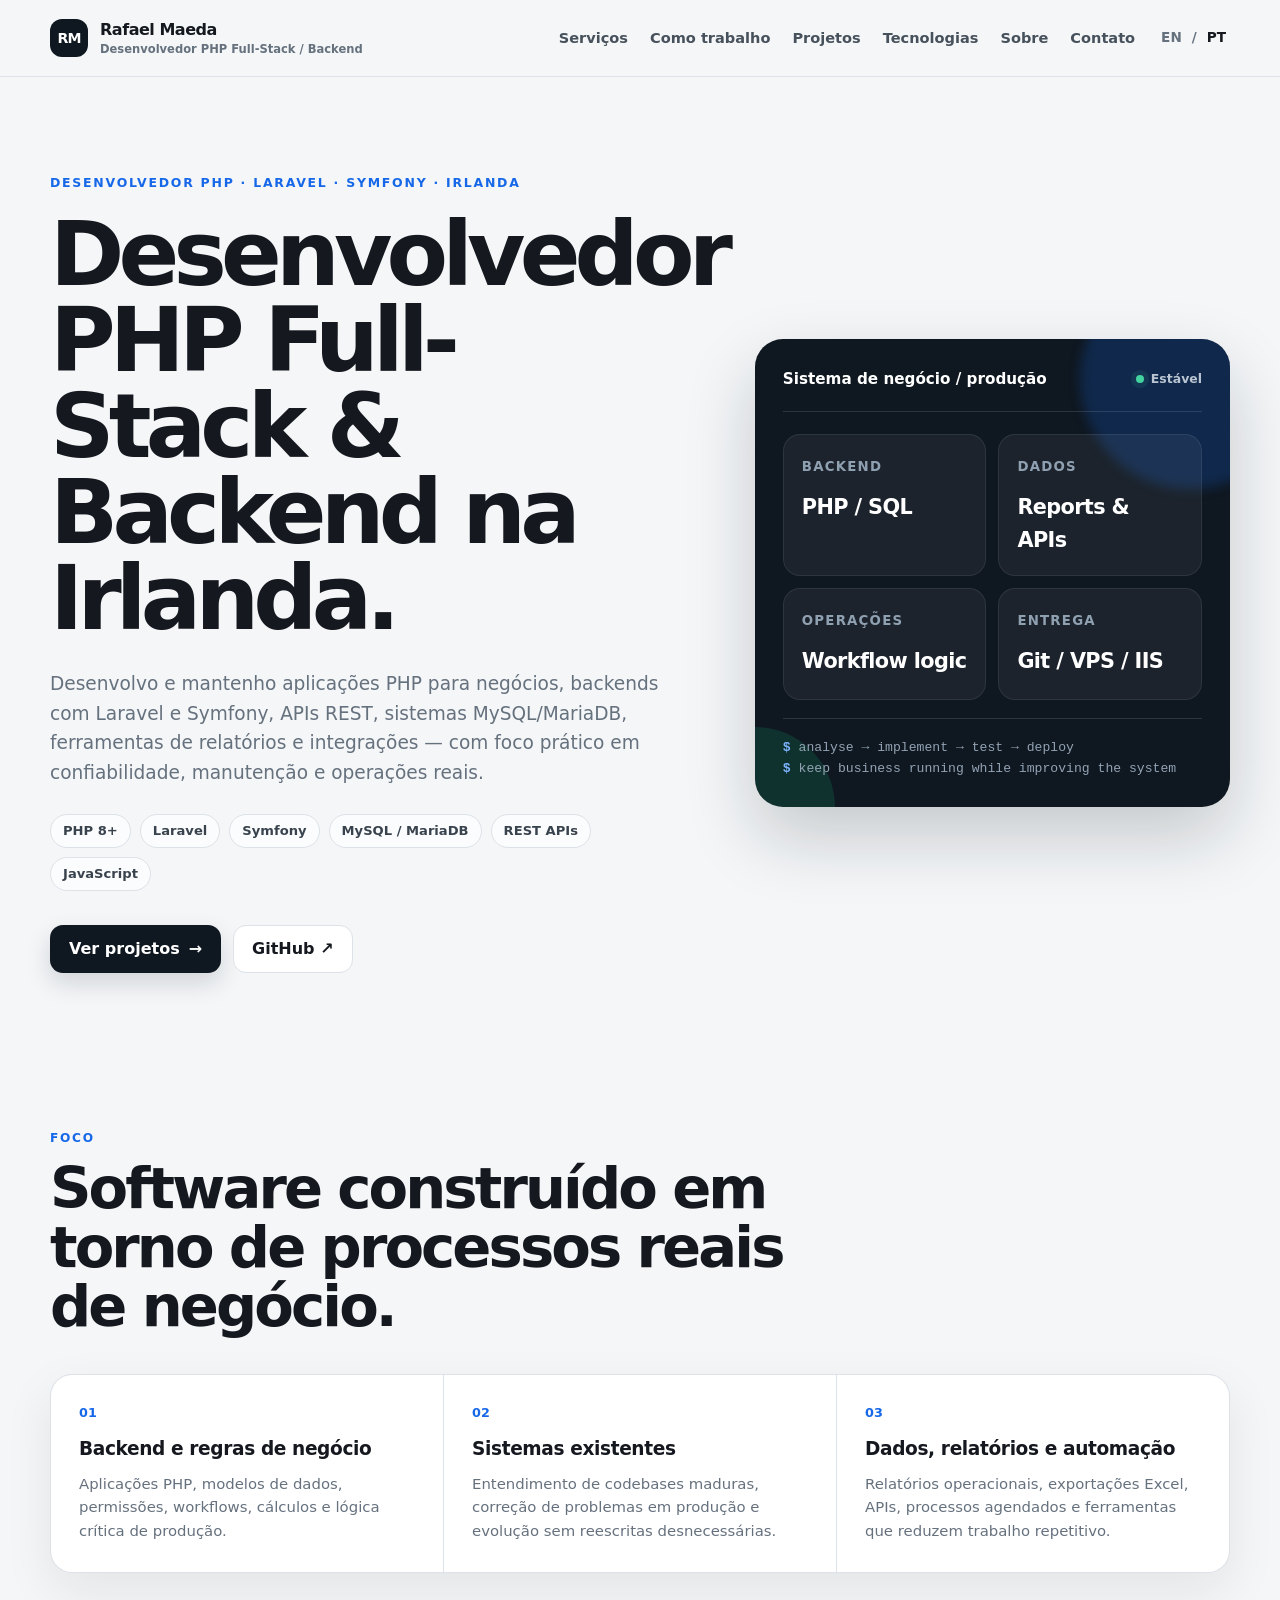
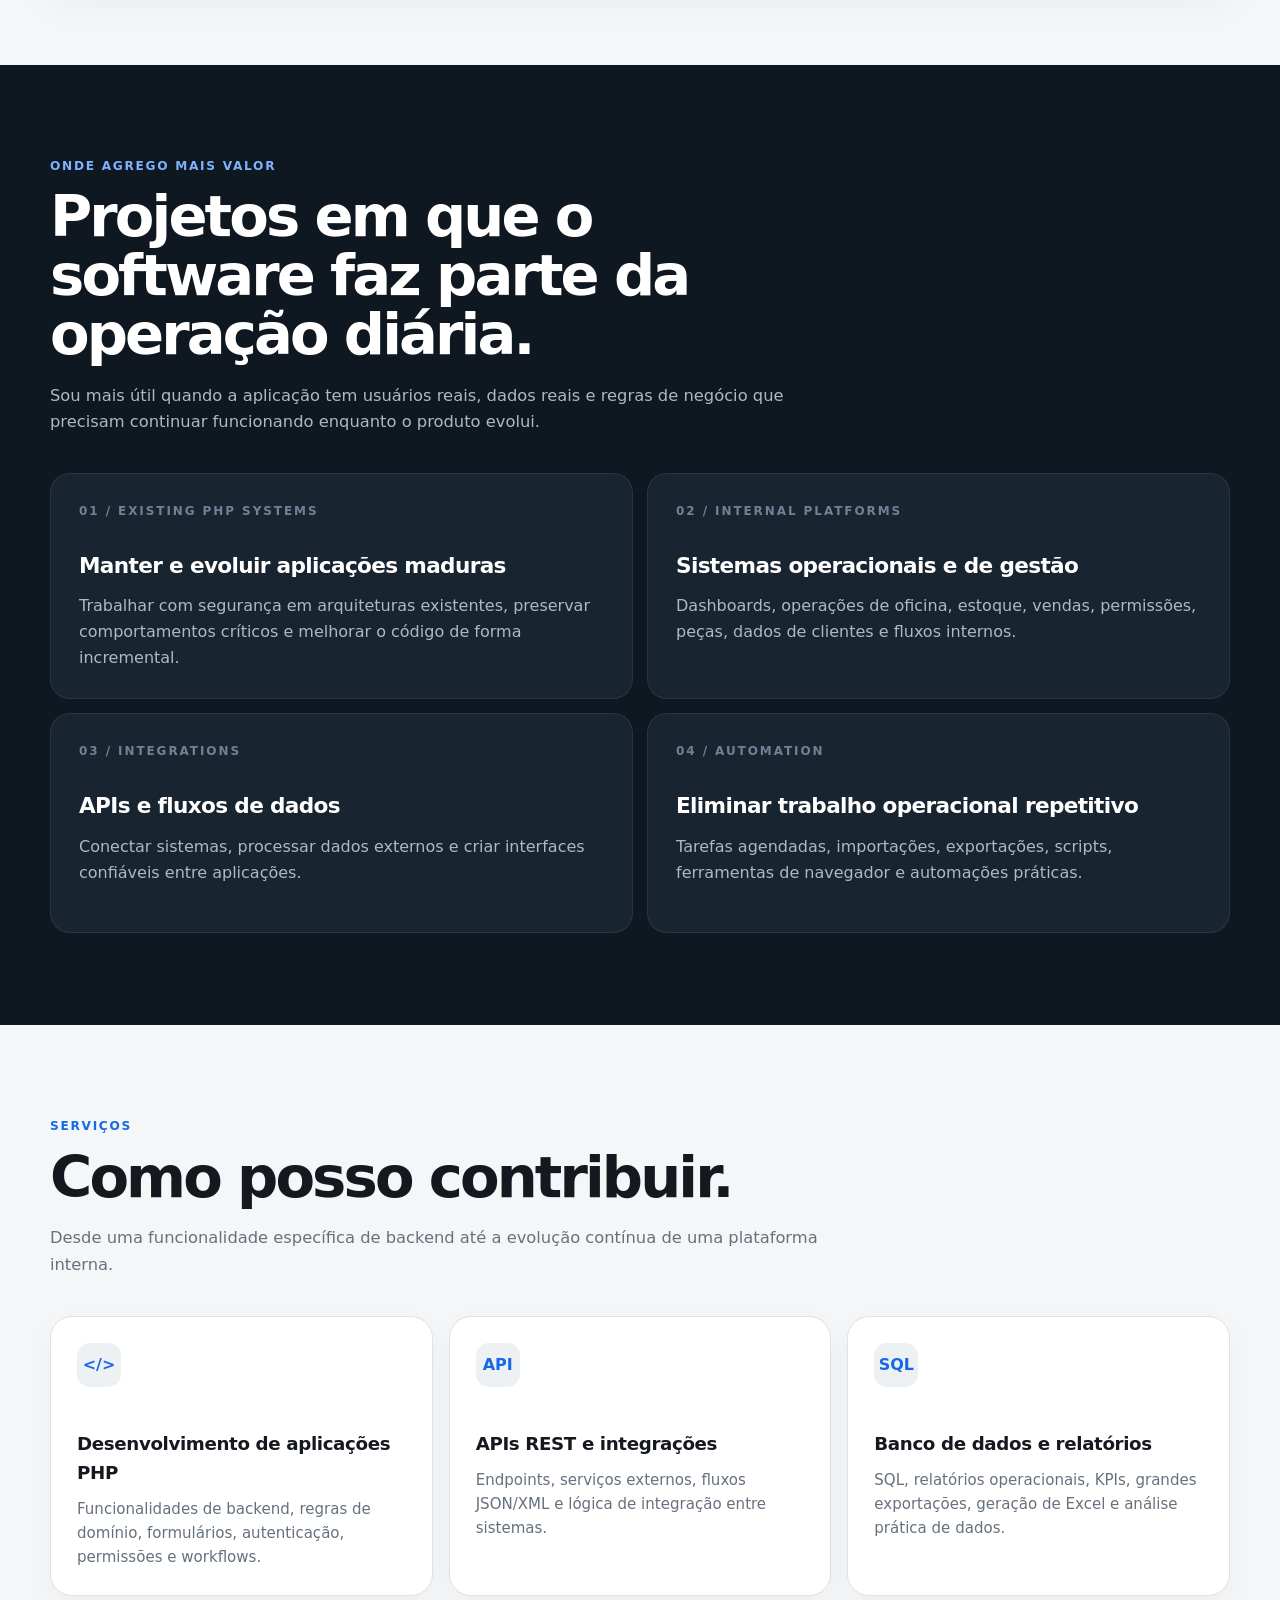
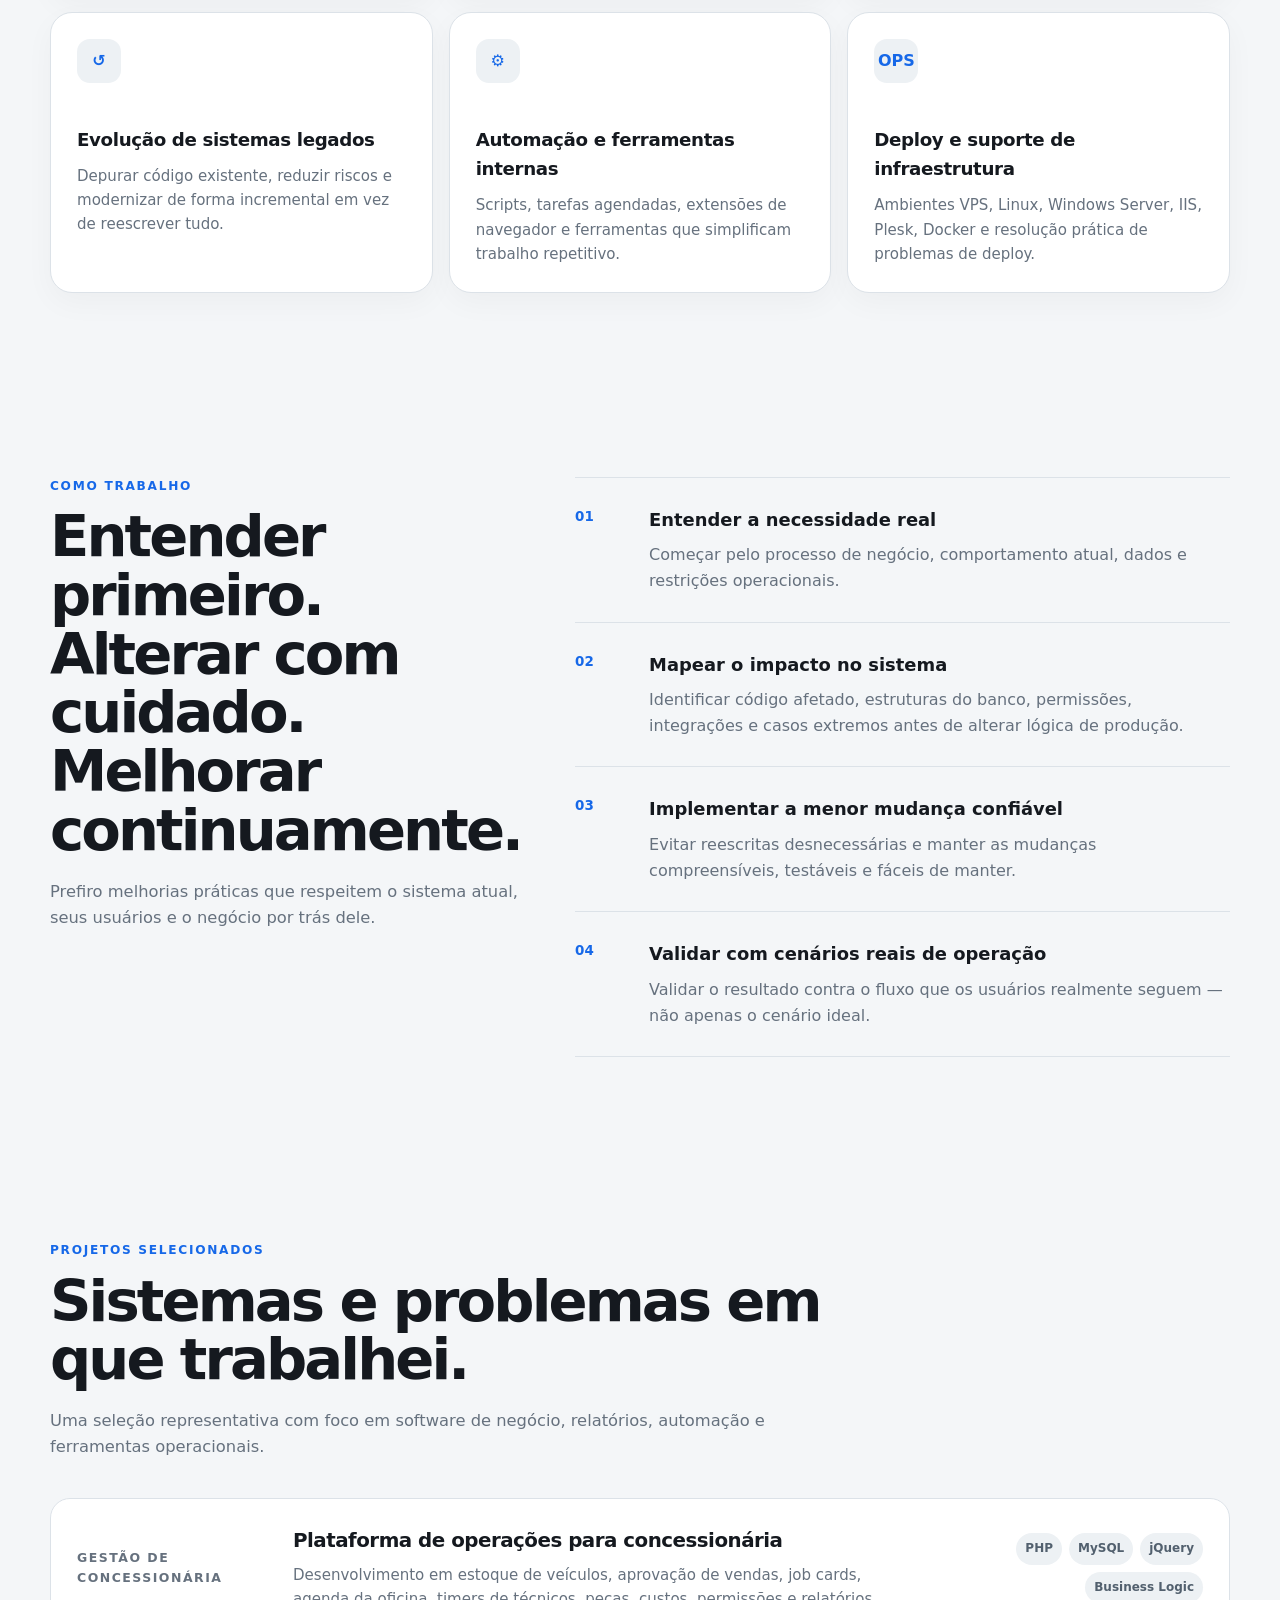
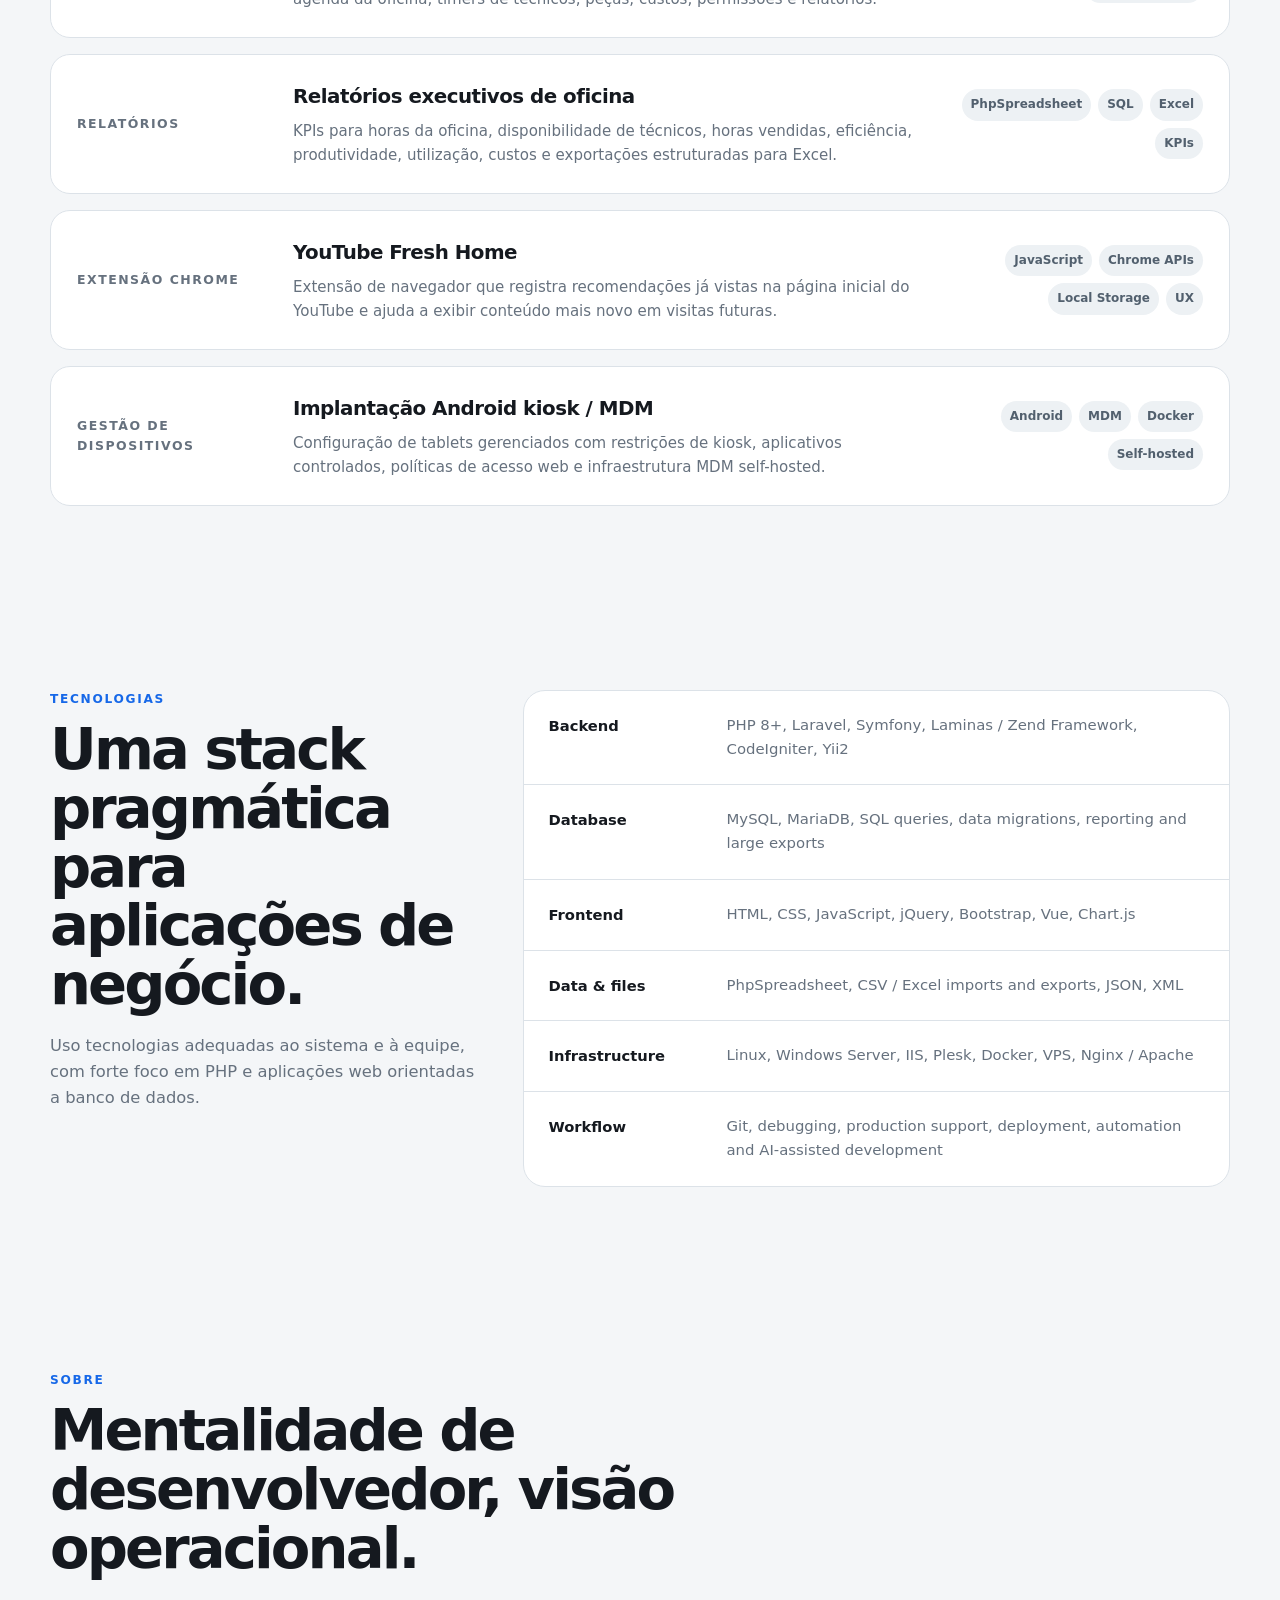
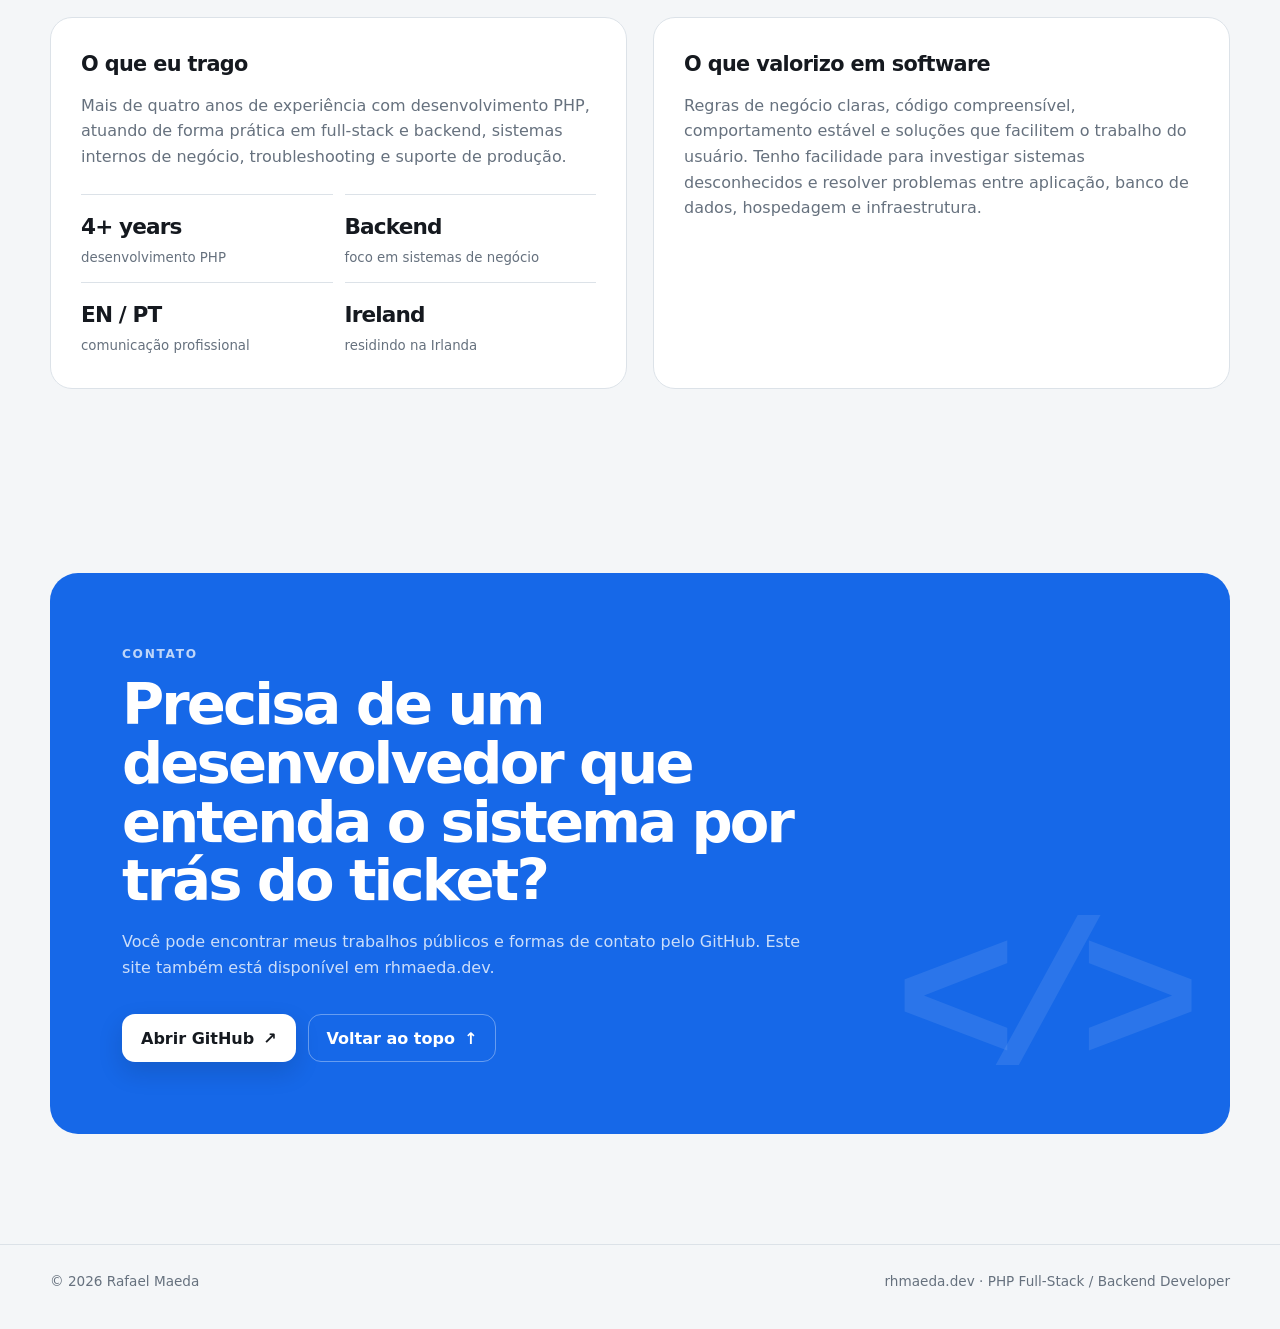
<file: pt/index.html>
<!DOCTYPE html>
<!DOCTYPE html>

<html lang="pt-BR">
<head>
<meta charset="utf-8"/>
<meta content="width=device-width, initial-scale=1.0" name="viewport"/>
<title>Rafael Maeda | Desenvolvedor PHP, Laravel e Backend</title><meta content="Desenvolvedor PHP full-stack e backend na Irlanda com experiência em Laravel, Symfony, MySQL, APIs REST, sistemas de negócio, integrações, relatórios e automação." name="description"/><meta content="Rafael Maeda" name="author"/><meta content="Rafael Maeda" name="creator"/><meta content="index, follow, max-image-preview:large, max-snippet:-1, max-video-preview:-1" name="robots"/><meta content="index, follow, max-image-preview:large, max-snippet:-1, max-video-preview:-1" name="googlebot"/><meta content="#f4f6f8" name="theme-color"/><link href="https://rhmaeda.dev/pt/" rel="canonical"/><link href="https://rhmaeda.dev/" hreflang="en-IE" rel="alternate"/><link href="https://rhmaeda.dev/pt/" hreflang="pt-BR" rel="alternate"/><link href="https://rhmaeda.dev/" hreflang="x-default" rel="alternate"/><link href="/favicon.svg" rel="icon" type="image/svg+xml"/><meta content="website" property="og:type"/><meta content="Rafael Maeda" property="og:site_name"/><meta content="Rafael Maeda | Desenvolvedor PHP, Laravel e Backend" property="og:title"/><meta content="Desenvolvedor PHP full-stack e backend na Irlanda com experiência em Laravel, Symfony, MySQL, APIs REST, sistemas de negócio, integrações, relatórios e automação." property="og:description"/><meta content="https://rhmaeda.dev/pt/" property="og:url"/><meta content="https://rhmaeda.dev/og-image.png" property="og:image"/><meta content="1200" property="og:image:width"/><meta content="630" property="og:image:height"/><meta content="Rafael Maeda — PHP Full-Stack and Backend Developer" property="og:image:alt"/><meta content="pt_BR" property="og:locale"/><meta content="summary_large_image" name="twitter:card"/><meta content="Rafael Maeda | Desenvolvedor PHP, Laravel e Backend" name="twitter:title"/><meta content="Desenvolvedor PHP full-stack e backend na Irlanda com experiência em Laravel, Symfony, MySQL, APIs REST, sistemas de negócio, integrações, relatórios e automação." name="twitter:description"/><meta content="https://rhmaeda.dev/og-image.png" name="twitter:image"/><meta content="en_IE" property="og:locale:alternate"/>






<style>
    :root {
      --bg: #f4f6f8;
      --surface: #ffffff;
      --surface-soft: #edf1f4;
      --ink: #15191f;
      --muted: #66717e;
      --line: #dce2e8;
      --accent: #1668e8;
      --accent-2: #19a974;
      --dark: #0f1720;
      --dark-soft: #192431;
      --white: #ffffff;
      --shadow: 0 18px 50px rgba(21, 25, 31, 0.08);
      --radius: 22px;
      --max: 1180px;
    }

    * {
      box-sizing: border-box;
    }

    html {
      scroll-behavior: smooth;
      scroll-padding-top: 96px;
    }

    body {
      margin: 0;
      background: var(--bg);
      color: var(--ink);
      font-family:
        Inter, ui-sans-serif, system-ui, -apple-system, BlinkMacSystemFont,
        "Segoe UI", sans-serif;
      line-height: 1.6;
      -webkit-font-smoothing: antialiased;
    }

    a {
      color: inherit;
      text-decoration: none;
    }

    button {
      font: inherit;
    }

    .container {
      width: min(var(--max), calc(100% - 40px));
      margin-inline: auto;
    }

    /* NAV */
    .nav {
      position: sticky;
      top: 0;
      z-index: 50;
      border-bottom: 1px solid rgba(220, 226, 232, 0.9);
      background: rgba(244, 246, 248, 0.88);
      backdrop-filter: blur(16px);
    }

    .nav-inner {
      min-height: 76px;
      display: flex;
      align-items: center;
      justify-content: space-between;
      gap: 24px;
    }

    .brand {
      display: flex;
      align-items: center;
      gap: 12px;
      font-weight: 850;
      letter-spacing: -0.03em;
    }

    .brand-mark {
      width: 38px;
      height: 38px;
      display: grid;
      place-items: center;
      border-radius: 12px;
      background: var(--dark);
      color: #fff;
      font-size: 0.88rem;
      letter-spacing: -0.06em;
    }

    .brand small {
      display: block;
      color: var(--muted);
      font-size: 0.72rem;
      font-weight: 650;
      letter-spacing: 0;
      margin-top: -3px;
    }

    .nav-right {
      display: flex;
      align-items: center;
      gap: 22px;
    }

    .nav-links {
      display: flex;
      align-items: center;
      gap: 22px;
      color: #47515c;
      font-size: 0.91rem;
      font-weight: 650;
    }

    .nav-links a {
      transition: color 0.2s ease;
    }

    .nav-links a:hover {
      color: var(--accent);
    }

    .lang-switch {
      display: flex;
      align-items: center;
      gap: 6px;
      color: var(--muted);
      font-size: 0.85rem;
      font-weight: 750;
    }

    .lang-switch button,
    .lang-switch a {
      appearance: none;
      border: 0;
      background: none;
      padding: 4px;
      cursor: pointer;
      color: inherit;
      font-weight: 800;
    }

    .lang-switch button.active,
    .lang-switch a.active {
      color: var(--ink);
    }

    .menu-toggle {
      display: none;
      border: 0;
      background: var(--surface);
      width: 42px;
      height: 42px;
      border-radius: 12px;
      cursor: pointer;
      box-shadow: inset 0 0 0 1px var(--line);
    }

    /* HERO */
    .hero {
      padding: 96px 0 64px;
    }

    .hero-grid {
      display: grid;
      grid-template-columns: minmax(0, 1.15fr) minmax(360px, 0.85fr);
      gap: 62px;
      align-items: center;
    }

    .eyebrow {
      color: var(--accent);
      text-transform: uppercase;
      letter-spacing: 0.14em;
      font-size: 0.78rem;
      font-weight: 850;
      margin-bottom: 18px;
    }

    h1 {
      max-width: 880px;
      margin: 0;
      font-size: clamp(3.25rem, 7vw, 6.5rem);
      line-height: 0.96;
      letter-spacing: -0.065em;
      font-weight: 850;
    }

    .hero-copy {
      max-width: 780px;
      margin: 28px 0 0;
      color: var(--muted);
      font-size: clamp(1.05rem, 1.45vw, 1.22rem);
    }

    .hero-tags {
      display: flex;
      flex-wrap: wrap;
      gap: 9px;
      margin-top: 26px;
    }

    .chip {
      display: inline-flex;
      align-items: center;
      min-height: 34px;
      padding: 0 12px;
      border: 1px solid var(--line);
      border-radius: 999px;
      background: rgba(255,255,255,.7);
      color: #39434e;
      font-size: 0.82rem;
      font-weight: 680;
    }

    .actions {
      display: flex;
      flex-wrap: wrap;
      gap: 12px;
      margin-top: 34px;
    }

    .btn {
      min-height: 48px;
      display: inline-flex;
      align-items: center;
      justify-content: center;
      gap: 9px;
      padding: 0 18px;
      border-radius: 13px;
      border: 1px solid transparent;
      font-weight: 780;
      transition:
        transform 0.2s ease,
        box-shadow 0.2s ease,
        background 0.2s ease;
    }

    .btn:hover {
      transform: translateY(-2px);
    }

    .btn-primary {
      background: var(--dark);
      color: #fff;
      box-shadow: 0 10px 24px rgba(15,23,32,.15);
    }

    .btn-secondary {
      border-color: var(--line);
      background: var(--surface);
    }

    .hero-visual {
      min-height: 470px;
      display: grid;
      align-items: center;
    }

    .system-card {
      position: relative;
      overflow: hidden;
      border-radius: 28px;
      padding: 28px;
      background: var(--dark);
      color: #fff;
      box-shadow: 0 30px 70px rgba(15, 23, 32, 0.2);
    }

    .system-card::before {
      content: "";
      position: absolute;
      width: 220px;
      height: 220px;
      border-radius: 50%;
      right: -70px;
      top: -70px;
      background: rgba(22, 104, 232, 0.22);
      filter: blur(6px);
    }

    .system-card::after {
      content: "";
      position: absolute;
      width: 160px;
      height: 160px;
      border-radius: 50%;
      left: -80px;
      bottom: -80px;
      background: rgba(25, 169, 116, 0.18);
    }

    .system-head,
    .system-grid,
    .system-footer {
      position: relative;
      z-index: 2;
    }

    .system-head {
      display: flex;
      align-items: center;
      justify-content: space-between;
      gap: 18px;
      padding-bottom: 20px;
      border-bottom: 1px solid rgba(255,255,255,.12);
    }

    .system-head strong {
      font-size: 0.95rem;
    }

    .status {
      display: inline-flex;
      align-items: center;
      gap: 7px;
      color: #b9c5d1;
      font-size: 0.78rem;
      font-weight: 700;
    }

    .status::before {
      content: "";
      width: 8px;
      height: 8px;
      border-radius: 50%;
      background: #43d39e;
      box-shadow: 0 0 0 5px rgba(67,211,158,.09);
    }

    .system-grid {
      display: grid;
      grid-template-columns: repeat(2, 1fr);
      gap: 12px;
      margin-top: 22px;
    }

    .metric {
      min-height: 112px;
      padding: 18px;
      border-radius: 17px;
      background: rgba(255,255,255,.055);
      border: 1px solid rgba(255,255,255,.08);
    }

    .metric small {
      color: #8fa0b1;
      text-transform: uppercase;
      letter-spacing: .09em;
      font-weight: 750;
    }

    .metric strong {
      display: block;
      margin-top: 12px;
      font-size: 1.3rem;
      letter-spacing: -0.03em;
    }

    .system-footer {
      margin-top: 18px;
      padding-top: 18px;
      border-top: 1px solid rgba(255,255,255,.12);
      font-family: "Cascadia Code", Consolas, monospace;
      color: #92a3b4;
      font-size: .82rem;
    }

    .system-footer b {
      color: #7db3ff;
      font-weight: 600;
    }

    /* SHARED SECTIONS */
    section {
      padding: 92px 0;
    }

    .section-label {
      color: var(--accent);
      text-transform: uppercase;
      letter-spacing: .14em;
      font-size: .76rem;
      font-weight: 850;
      margin-bottom: 12px;
    }

    .section-head {
      max-width: 780px;
      margin-bottom: 38px;
    }

    h2 {
      margin: 0;
      font-size: clamp(2.2rem, 4.5vw, 4rem);
      line-height: 1.02;
      letter-spacing: -0.05em;
      font-weight: 840;
    }

    .section-head p {
      margin: 18px 0 0;
      color: var(--muted);
      font-size: 1.02rem;
    }

    .focus-strip {
      display: grid;
      grid-template-columns: repeat(3, 1fr);
      gap: 1px;
      overflow: hidden;
      border-radius: 22px;
      background: var(--line);
      border: 1px solid var(--line);
      box-shadow: var(--shadow);
    }

    .focus-item {
      background: var(--surface);
      padding: 28px;
    }

    .focus-item span {
      display: block;
      color: var(--accent);
      font-size: .8rem;
      font-weight: 850;
      margin-bottom: 10px;
    }

    .focus-item h3 {
      margin: 0 0 9px;
      font-size: 1.16rem;
      letter-spacing: -0.02em;
    }

    .focus-item p {
      margin: 0;
      color: var(--muted);
      font-size: .93rem;
    }

    .dark-section {
      background: var(--dark);
      color: #fff;
    }

    .dark-section .section-head p {
      color: #aeb9c4;
    }

    .dark-section .section-label {
      color: #7eb2ff;
    }

    .dark-grid {
      display: grid;
      grid-template-columns: repeat(2, 1fr);
      gap: 14px;
    }

    .dark-card {
      padding: 28px;
      min-height: 220px;
      border-radius: 20px;
      background: var(--dark-soft);
      border: 1px solid rgba(255,255,255,.08);
    }

    .dark-card .num {
      color: #6f8295;
      font-size: .75rem;
      letter-spacing: .16em;
      font-weight: 800;
    }

    .dark-card h3 {
      margin: 28px 0 10px;
      font-size: 1.35rem;
      letter-spacing: -0.03em;
    }

    .dark-card p {
      margin: 0;
      color: #aeb9c4;
    }

    /* SERVICES */
    .services-grid {
      display: grid;
      grid-template-columns: repeat(3, 1fr);
      gap: 16px;
    }

    .service-card {
      min-height: 270px;
      padding: 26px;
      background: var(--surface);
      border: 1px solid var(--line);
      border-radius: var(--radius);
      box-shadow: 0 10px 30px rgba(21,25,31,.035);
      transition:
        transform .2s ease,
        border-color .2s ease,
        box-shadow .2s ease;
    }

    .service-card:hover {
      transform: translateY(-4px);
      border-color: #bfcbd7;
      box-shadow: var(--shadow);
    }

    .service-icon {
      width: 44px;
      height: 44px;
      display: grid;
      place-items: center;
      margin-bottom: 42px;
      border-radius: 13px;
      background: var(--surface-soft);
      color: var(--accent);
      font-weight: 900;
    }

    .service-card h3 {
      margin: 0 0 10px;
      font-size: 1.14rem;
      letter-spacing: -0.02em;
    }

    .service-card p {
      margin: 0;
      color: var(--muted);
      font-size: .94rem;
    }

    /* WORKFLOW */
    .workflow {
      display: grid;
      grid-template-columns: .78fr 1.22fr;
      gap: 54px;
      align-items: start;
    }

    .workflow-intro {
      position: sticky;
      top: 112px;
    }

    .steps {
      border-top: 1px solid var(--line);
    }

    .step {
      display: grid;
      grid-template-columns: 56px 1fr;
      gap: 18px;
      padding: 28px 0;
      border-bottom: 1px solid var(--line);
    }

    .step-no {
      color: var(--accent);
      font-weight: 850;
      font-size: .84rem;
    }

    .step h3 {
      margin: 0 0 8px;
      font-size: 1.12rem;
    }

    .step p {
      margin: 0;
      color: var(--muted);
    }

    /* PROJECTS */
    .project-list {
      display: grid;
      gap: 16px;
    }

    .project {
      display: grid;
      grid-template-columns: 190px 1fr auto;
      gap: 26px;
      align-items: center;
      padding: 26px;
      background: var(--surface);
      border: 1px solid var(--line);
      border-radius: 20px;
    }

    .project-type {
      color: var(--muted);
      font-size: .78rem;
      text-transform: uppercase;
      letter-spacing: .12em;
      font-weight: 800;
    }

    .project h3 {
      margin: 0 0 6px;
      font-size: 1.24rem;
      letter-spacing: -0.025em;
    }

    .project p {
      margin: 0;
      color: var(--muted);
      font-size: .94rem;
    }

    .project-tech {
      display: flex;
      flex-wrap: wrap;
      justify-content: flex-end;
      gap: 7px;
      max-width: 260px;
    }

    .project-tech span {
      border-radius: 999px;
      background: var(--surface-soft);
      padding: 6px 9px;
      color: #52606e;
      font-size: .75rem;
      font-weight: 680;
    }

    /* STACK */
    .stack-layout {
      display: grid;
      grid-template-columns: .75fr 1.25fr;
      gap: 48px;
      align-items: start;
    }

    .stack-panel {
      background: var(--surface);
      border: 1px solid var(--line);
      border-radius: 22px;
      overflow: hidden;
    }

    .stack-row {
      display: grid;
      grid-template-columns: 160px 1fr;
      gap: 18px;
      padding: 23px 25px;
      border-bottom: 1px solid var(--line);
    }

    .stack-row:last-child {
      border-bottom: 0;
    }

    .stack-row strong {
      font-size: .92rem;
    }

    .stack-row div:last-child {
      color: var(--muted);
      font-size: .93rem;
    }

    /* ABOUT */
    .about-grid {
      display: grid;
      grid-template-columns: 1fr 1fr;
      gap: 26px;
    }

    .about-card {
      padding: 30px;
      border-radius: 22px;
      border: 1px solid var(--line);
      background: var(--surface);
    }

    .about-card h3 {
      margin: 0 0 12px;
      font-size: 1.3rem;
      letter-spacing: -0.03em;
    }

    .about-card p {
      color: var(--muted);
      margin: 0;
    }

    .facts {
      display: grid;
      grid-template-columns: repeat(2, 1fr);
      gap: 12px;
      margin-top: 24px;
    }

    .fact {
      border-top: 1px solid var(--line);
      padding-top: 15px;
    }

    .fact strong {
      display: block;
      font-size: 1.35rem;
      letter-spacing: -0.04em;
    }

    .fact small {
      color: var(--muted);
    }

    /* CONTACT */
    .contact {
      padding-bottom: 110px;
    }

    .contact-card {
      padding: clamp(34px, 6vw, 72px);
      border-radius: 28px;
      background: var(--accent);
      color: #fff;
      overflow: hidden;
      position: relative;
    }

    .contact-card::after {
      content: "</>";
      position: absolute;
      right: 5%;
      bottom: -38px;
      font-family: "Cascadia Code", Consolas, monospace;
      font-size: clamp(7rem, 16vw, 13rem);
      font-weight: 900;
      color: rgba(255,255,255,.09);
      letter-spacing: -.15em;
      pointer-events: none;
    }

    .contact-card h2 {
      max-width: 780px;
      position: relative;
      z-index: 2;
    }

    .contact-card p {
      position: relative;
      z-index: 2;
      max-width: 680px;
      margin: 18px 0 30px;
      color: rgba(255,255,255,.78);
    }

    .contact-card .btn {
      position: relative;
      z-index: 2;
    }

    .contact-card .btn-primary {
      background: #fff;
      color: var(--ink);
    }

    .contact-card .btn-secondary {
      border-color: rgba(255,255,255,.35);
      background: transparent;
      color: #fff;
    }

    /* FOOTER */
    footer {
      border-top: 1px solid var(--line);
      padding: 26px 0 36px;
      color: var(--muted);
      font-size: .85rem;
    }

    .footer-inner {
      display: flex;
      align-items: center;
      justify-content: space-between;
      gap: 20px;
    }

    /* REVEAL */
    .reveal {
      opacity: 0;
      transform: translateY(18px);
      transition:
        opacity .55s ease,
        transform .55s ease;
    }

    .reveal.visible {
      opacity: 1;
      transform: translateY(0);
    }

    @media (prefers-reduced-motion: reduce) {
      html { scroll-behavior: auto; }
      .reveal {
        opacity: 1;
        transform: none;
        transition: none;
      }
      * {
        transition-duration: 0.01ms !important;
        animation-duration: 0.01ms !important;
      }
    }

    @media (max-width: 980px) {
      .hero-grid,
      .workflow,
      .stack-layout,
      .about-grid {
        grid-template-columns: 1fr;
      }

      .hero-visual {
        min-height: auto;
        max-width: 680px;
      }

      .focus-strip,
      .services-grid {
        grid-template-columns: 1fr 1fr;
      }

      .workflow-intro {
        position: static;
      }

      .project {
        grid-template-columns: 1fr;
      }

      .project-tech {
        justify-content: flex-start;
        max-width: none;
      }

      .nav-links {
        position: fixed;
        inset: 76px 0 auto 0;
        display: none;
        flex-direction: column;
        align-items: flex-start;
        gap: 0;
        padding: 12px 20px 22px;
        background: rgba(244,246,248,.98);
        border-bottom: 1px solid var(--line);
      }

      .nav-links.open {
        display: flex;
      }

      .nav-links a {
        width: 100%;
        padding: 12px 0;
      }

      .menu-toggle {
        display: block;
      }
    }

    @media (max-width: 680px) {
      .container {
        width: min(var(--max), calc(100% - 28px));
      }

      .hero {
        padding-top: 66px;
      }

      h1 {
        font-size: clamp(3rem, 15vw, 4.5rem);
      }

      section {
        padding: 72px 0;
      }

      .focus-strip,
      .services-grid,
      .dark-grid {
        grid-template-columns: 1fr;
      }

      .system-grid {
        grid-template-columns: 1fr;
      }

      .stack-row {
        grid-template-columns: 1fr;
        gap: 6px;
      }

      .facts {
        grid-template-columns: 1fr;
      }

      .footer-inner {
        flex-direction: column;
        align-items: flex-start;
      }

      .brand small {
        display: none;
      }

      .lang-switch span {
        display: none;
      }
    }
  </style>
<script type="application/ld+json">{
  "@context": "https://schema.org",
  "@graph": [
    {
      "@type": "Person",
      "@id": "https://rhmaeda.dev/#person",
      "name": "Rafael Maeda",
      "url": "https://rhmaeda.dev/",
      "image": "https://rhmaeda.dev/og-image.png",
      "jobTitle": "PHP Full-Stack / Backend Developer",
      "description": "Desenvolvedor PHP full-stack e backend na Irlanda com experiência em Laravel, Symfony, MySQL, APIs REST, sistemas de negócio, integrações, relatórios e automação.",
      "sameAs": [
        "https://github.com/rhmaeda"
      ],
      "knowsAbout": [
        "PHP",
        "Laravel",
        "Symfony",
        "Laminas",
        "Zend Framework",
        "CodeIgniter",
        "Yii2",
        "MySQL",
        "MariaDB",
        "REST APIs",
        "JavaScript",
        "jQuery",
        "Bootstrap",
        "Vue.js",
        "Chart.js",
        "PhpSpreadsheet",
        "Linux",
        "Windows Server",
        "IIS",
        "Plesk",
        "Docker",
        "Business Software",
        "Software Integration",
        "Reporting Systems",
        "Workflow Automation"
      ]
    },
    {
      "@type": "WebSite",
      "@id": "https://rhmaeda.dev/#website",
      "url": "https://rhmaeda.dev/",
      "name": "Rafael Maeda",
      "alternateName": "Rafael Maeda Developer Portfolio",
      "publisher": {
        "@id": "https://rhmaeda.dev/#person"
      },
      "inLanguage": [
        "en-IE",
        "pt-BR"
      ]
    },
    {
      "@type": "WebPage",
      "@id": "https://rhmaeda.dev/pt/#webpage",
      "url": "https://rhmaeda.dev/pt/",
      "name": "Rafael Maeda | Desenvolvedor PHP, Laravel e Backend",
      "description": "Desenvolvedor PHP full-stack e backend na Irlanda com experiência em Laravel, Symfony, MySQL, APIs REST, sistemas de negócio, integrações, relatórios e automação.",
      "isPartOf": {
        "@id": "https://rhmaeda.dev/#website"
      },
      "about": {
        "@id": "https://rhmaeda.dev/#person"
      },
      "mainEntity": {
        "@id": "https://rhmaeda.dev/#person"
      },
      "inLanguage": "pt-BR"
    }
  ]
}</script></head>
<body>
<header class="nav">
<div class="container nav-inner">
<a aria-label="Rafael Maeda home" class="brand" href="#top">
<span class="brand-mark">RM</span>
<span>
          Rafael Maeda
          <small data-en="PHP Full-Stack / Backend Developer" data-pt="Desenvolvedor PHP Full-Stack / Backend">Desenvolvedor PHP Full-Stack / Backend</small>
</span>
</a>
<div class="nav-right">
<nav aria-label="Main navigation" class="nav-links" id="navLinks">
<a data-en="Services" data-pt="Serviços" href="#services">Serviços</a>
<a data-en="How I work" data-pt="Como trabalho" href="#workflow">Como trabalho</a>
<a data-en="Projects" data-pt="Projetos" href="#projects">Projetos</a>
<a data-en="Stack" data-pt="Tecnologias" href="#stack">Tecnologias</a>
<a data-en="About" data-pt="Sobre" href="#about">Sobre</a>
<a data-en="Contact" data-pt="Contato" href="#contact">Contato</a>
</nav>
<div aria-label="Language selector" class="lang-switch"><a href="/" hreflang="en-IE">EN</a><span>/</span><a class="active" href="/pt/" hreflang="pt-BR">PT</a></div>
<button aria-expanded="false" aria-label="Open menu" class="menu-toggle" id="menuToggle">
          ☰
        </button>
</div>
</div>
</header>
<main id="top">
<!-- HERO -->
<section class="hero">
<div class="container hero-grid">
<div class="reveal">
<div class="eyebrow" data-en="PHP Developer · Laravel · Symfony · Ireland" data-pt="Desenvolvedor PHP · Laravel · Symfony · Irlanda">Desenvolvedor PHP · Laravel · Symfony · Irlanda</div>
<h1 data-en="PHP Full-Stack &amp; Backend Developer in Ireland." data-pt="Desenvolvedor PHP Full-Stack &amp; Backend na Irlanda.">Desenvolvedor PHP Full-Stack &amp; Backend na Irlanda.</h1>
<p class="hero-copy" data-en="I build and maintain PHP business applications, Laravel and Symfony backends, REST APIs, MySQL/MariaDB systems, reporting tools and integrations — with a practical focus on reliability, maintainability and real business operations." data-pt="Desenvolvo e mantenho aplicações PHP para negócios, backends com Laravel e Symfony, APIs REST, sistemas MySQL/MariaDB, ferramentas de relatórios e integrações — com foco prático em confiabilidade, manutenção e operações reais.">Desenvolvo e mantenho aplicações PHP para negócios, backends com Laravel e Symfony, APIs REST, sistemas MySQL/MariaDB, ferramentas de relatórios e integrações — com foco prático em confiabilidade, manutenção e operações reais.</p>
<div class="hero-tags">
<span class="chip">PHP 8+</span>
<span class="chip">Laravel</span>
<span class="chip">Symfony</span>
<span class="chip">MySQL / MariaDB</span>
<span class="chip">REST APIs</span>
<span class="chip">JavaScript</span>
</div>
<div class="actions">
<a class="btn btn-primary" href="#projects">
<span data-en="View selected work" data-pt="Ver projetos">Ver projetos</span>
<span>→</span>
</a>
<a class="btn btn-secondary" href="https://github.com/rhmaeda" rel="me noopener" target="_blank">
              GitHub ↗
            </a>
</div>
</div>
<div class="hero-visual reveal">
<div class="system-card">
<div class="system-head">
<strong data-en="Business system / production" data-pt="Sistema de negócio / produção">Sistema de negócio / produção</strong>
<span class="status" data-en="Stable" data-pt="Estável">Estável</span>
</div>
<div class="system-grid">
<div class="metric">
<small data-en="Backend" data-pt="Backend">Backend</small>
<strong>PHP / SQL</strong>
</div>
<div class="metric">
<small data-en="Data" data-pt="Dados">Dados</small>
<strong>Reports &amp; APIs</strong>
</div>
<div class="metric">
<small data-en="Operations" data-pt="Operações">Operações</small>
<strong>Workflow logic</strong>
</div>
<div class="metric">
<small data-en="Delivery" data-pt="Entrega">Entrega</small>
<strong>Git / VPS / IIS</strong>
</div>
</div>
<div class="system-footer">
<div><b>$</b> analyse → implement → test → deploy</div>
<div><b>$</b> keep business running while improving the system</div>
</div>
</div>
</div>
</div>
</section>
<!-- FOCUS -->
<section>
<div class="container">
<div class="section-head reveal">
<div class="section-label" data-en="Focus" data-pt="Foco">Foco</div>
<h2 data-en="Software built around real business processes." data-pt="Software construído em torno de processos reais de negócio.">Software construído em torno de processos reais de negócio.</h2>
</div>
<div class="focus-strip reveal">
<article class="focus-item">
<span>01</span>
<h3 data-en="Backend &amp; business logic" data-pt="Backend e regras de negócio">Backend e regras de negócio</h3>
<p data-en="PHP applications, data models, permissions, workflows, calculations and production-critical logic." data-pt="Aplicações PHP, modelos de dados, permissões, workflows, cálculos e lógica crítica de produção.">Aplicações PHP, modelos de dados, permissões, workflows, cálculos e lógica crítica de produção.</p>
</article>
<article class="focus-item">
<span>02</span>
<h3 data-en="Existing systems" data-pt="Sistemas existentes">Sistemas existentes</h3>
<p data-en="Understanding mature codebases, fixing production issues and improving them without unnecessary rewrites." data-pt="Entendimento de codebases maduras, correção de problemas em produção e evolução sem reescritas desnecessárias.">Entendimento de codebases maduras, correção de problemas em produção e evolução sem reescritas desnecessárias.</p>
</article>
<article class="focus-item">
<span>03</span>
<h3 data-en="Data, reports &amp; automation" data-pt="Dados, relatórios e automação">Dados, relatórios e automação</h3>
<p data-en="Operational reporting, Excel exports, APIs, scheduled processes and tools that reduce repetitive work." data-pt="Relatórios operacionais, exportações Excel, APIs, processos agendados e ferramentas que reduzem trabalho repetitivo.">Relatórios operacionais, exportações Excel, APIs, processos agendados e ferramentas que reduzem trabalho repetitivo.</p>
</article>
</div>
</div>
</section>
<!-- WHERE I FIT -->
<section class="dark-section">
<div class="container">
<div class="section-head reveal">
<div class="section-label" data-en="Where I fit best" data-pt="Onde agrego mais valor">Onde agrego mais valor</div>
<h2 data-en="Projects where software is part of the daily operation." data-pt="Projetos em que o software faz parte da operação diária.">Projetos em que o software faz parte da operação diária.</h2>
<p data-en="I am most useful when the application has real users, real data and business rules that need to keep working while the product evolves." data-pt="Sou mais útil quando a aplicação tem usuários reais, dados reais e regras de negócio que precisam continuar funcionando enquanto o produto evolui.">Sou mais útil quando a aplicação tem usuários reais, dados reais e regras de negócio que precisam continuar funcionando enquanto o produto evolui.</p>
</div>
<div class="dark-grid">
<article class="dark-card reveal">
<div class="num">01 / EXISTING PHP SYSTEMS</div>
<h3 data-en="Maintain and evolve mature applications" data-pt="Manter e evoluir aplicações maduras">Manter e evoluir aplicações maduras</h3>
<p data-en="Work safely inside existing architecture, preserve business-critical behaviour and improve the code incrementally." data-pt="Trabalhar com segurança em arquiteturas existentes, preservar comportamentos críticos e melhorar o código de forma incremental.">Trabalhar com segurança em arquiteturas existentes, preservar comportamentos críticos e melhorar o código de forma incremental.</p>
</article>
<article class="dark-card reveal">
<div class="num">02 / INTERNAL PLATFORMS</div>
<h3 data-en="Operational and management systems" data-pt="Sistemas operacionais e de gestão">Sistemas operacionais e de gestão</h3>
<p data-en="Dashboards, workshop operations, stock, sales, permissions, parts, customer data and internal workflows." data-pt="Dashboards, operações de oficina, estoque, vendas, permissões, peças, dados de clientes e fluxos internos.">Dashboards, operações de oficina, estoque, vendas, permissões, peças, dados de clientes e fluxos internos.</p>
</article>
<article class="dark-card reveal">
<div class="num">03 / INTEGRATIONS</div>
<h3 data-en="APIs and data flows" data-pt="APIs e fluxos de dados">APIs e fluxos de dados</h3>
<p data-en="Connect systems, process external data and build reliable interfaces between applications." data-pt="Conectar sistemas, processar dados externos e criar interfaces confiáveis entre aplicações.">Conectar sistemas, processar dados externos e criar interfaces confiáveis entre aplicações.</p>
</article>
<article class="dark-card reveal">
<div class="num">04 / AUTOMATION</div>
<h3 data-en="Remove repetitive operational work" data-pt="Eliminar trabalho operacional repetitivo">Eliminar trabalho operacional repetitivo</h3>
<p data-en="Scheduled jobs, imports, exports, scripts, browser tooling and practical automation around existing processes." data-pt="Tarefas agendadas, importações, exportações, scripts, ferramentas de navegador e automações práticas.">Tarefas agendadas, importações, exportações, scripts, ferramentas de navegador e automações práticas.</p>
</article>
</div>
</div>
</section>
<!-- SERVICES -->
<section id="services">
<div class="container">
<div class="section-head reveal">
<div class="section-label" data-en="Services" data-pt="Serviços">Serviços</div>
<h2 data-en="How I can contribute." data-pt="Como posso contribuir.">Como posso contribuir.</h2>
<p data-en="From a specific backend feature to long-term development of an internal business platform." data-pt="Desde uma funcionalidade específica de backend até a evolução contínua de uma plataforma interna.">Desde uma funcionalidade específica de backend até a evolução contínua de uma plataforma interna.</p>
</div>
<div class="services-grid">
<article class="service-card reveal">
<div class="service-icon">&lt;/&gt;</div>
<h3 data-en="PHP application development" data-pt="Desenvolvimento de aplicações PHP">Desenvolvimento de aplicações PHP</h3>
<p data-en="Backend features, domain rules, forms, authentication, permissions and production workflows." data-pt="Funcionalidades de backend, regras de domínio, formulários, autenticação, permissões e workflows.">Funcionalidades de backend, regras de domínio, formulários, autenticação, permissões e workflows.</p>
</article>
<article class="service-card reveal">
<div class="service-icon">API</div>
<h3 data-en="REST APIs &amp; integrations" data-pt="APIs REST e integrações">APIs REST e integrações</h3>
<p data-en="Endpoints, external services, JSON/XML data flows and integration logic between systems." data-pt="Endpoints, serviços externos, fluxos JSON/XML e lógica de integração entre sistemas.">Endpoints, serviços externos, fluxos JSON/XML e lógica de integração entre sistemas.</p>
</article>
<article class="service-card reveal">
<div class="service-icon">SQL</div>
<h3 data-en="Database &amp; reporting" data-pt="Banco de dados e relatórios">Banco de dados e relatórios</h3>
<p data-en="SQL, operational reports, KPIs, large exports, Excel generation and practical data analysis." data-pt="SQL, relatórios operacionais, KPIs, grandes exportações, geração de Excel e análise prática de dados.">SQL, relatórios operacionais, KPIs, grandes exportações, geração de Excel e análise prática de dados.</p>
</article>
<article class="service-card reveal">
<div class="service-icon">↺</div>
<h3 data-en="Legacy system improvement" data-pt="Evolução de sistemas legados">Evolução de sistemas legados</h3>
<p data-en="Debug existing code, reduce risk and modernize incrementally instead of rewriting everything." data-pt="Depurar código existente, reduzir riscos e modernizar de forma incremental em vez de reescrever tudo.">Depurar código existente, reduzir riscos e modernizar de forma incremental em vez de reescrever tudo.</p>
</article>
<article class="service-card reveal">
<div class="service-icon">⚙</div>
<h3 data-en="Automation &amp; internal tooling" data-pt="Automação e ferramentas internas">Automação e ferramentas internas</h3>
<p data-en="Scripts, cron-style tasks, browser extensions and tools that simplify repetitive operational work." data-pt="Scripts, tarefas agendadas, extensões de navegador e ferramentas que simplificam trabalho repetitivo.">Scripts, tarefas agendadas, extensões de navegador e ferramentas que simplificam trabalho repetitivo.</p>
</article>
<article class="service-card reveal">
<div class="service-icon">OPS</div>
<h3 data-en="Deployment &amp; infrastructure support" data-pt="Deploy e suporte de infraestrutura">Deploy e suporte de infraestrutura</h3>
<p data-en="VPS environments, Linux, Windows Server, IIS, Plesk, Docker and practical deployment troubleshooting." data-pt="Ambientes VPS, Linux, Windows Server, IIS, Plesk, Docker e resolução prática de problemas de deploy.">Ambientes VPS, Linux, Windows Server, IIS, Plesk, Docker e resolução prática de problemas de deploy.</p>
</article>
</div>
</div>
</section>
<!-- WORKFLOW -->
<section id="workflow">
<div class="container workflow">
<div class="workflow-intro section-head reveal">
<div class="section-label" data-en="How I work" data-pt="Como trabalho">Como trabalho</div>
<h2 data-en="Understand first. Change carefully. Improve continuously." data-pt="Entender primeiro. Alterar com cuidado. Melhorar continuamente.">Entender primeiro. Alterar com cuidado. Melhorar continuamente.</h2>
<p data-en="I prefer practical improvements that respect the current system, its users and the business behind it." data-pt="Prefiro melhorias práticas que respeitem o sistema atual, seus usuários e o negócio por trás dele.">Prefiro melhorias práticas que respeitem o sistema atual, seus usuários e o negócio por trás dele.</p>
</div>
<div class="steps">
<div class="step reveal">
<div class="step-no">01</div>
<div>
<h3 data-en="Understand the real requirement" data-pt="Entender a necessidade real">Entender a necessidade real</h3>
<p data-en="Start with the business process, current behaviour, data and operational constraints." data-pt="Começar pelo processo de negócio, comportamento atual, dados e restrições operacionais.">Começar pelo processo de negócio, comportamento atual, dados e restrições operacionais.</p>
</div>
</div>
<div class="step reveal">
<div class="step-no">02</div>
<div>
<h3 data-en="Trace the system impact" data-pt="Mapear o impacto no sistema">Mapear o impacto no sistema</h3>
<p data-en="Identify affected code, database structures, permissions, integrations and edge cases before changing production logic." data-pt="Identificar código afetado, estruturas do banco, permissões, integrações e casos extremos antes de alterar lógica de produção.">Identificar código afetado, estruturas do banco, permissões, integrações e casos extremos antes de alterar lógica de produção.</p>
</div>
</div>
<div class="step reveal">
<div class="step-no">03</div>
<div>
<h3 data-en="Implement the smallest reliable change" data-pt="Implementar a menor mudança confiável">Implementar a menor mudança confiável</h3>
<p data-en="Avoid unnecessary rewrites and keep changes understandable, testable and easy to support." data-pt="Evitar reescritas desnecessárias e manter as mudanças compreensíveis, testáveis e fáceis de manter.">Evitar reescritas desnecessárias e manter as mudanças compreensíveis, testáveis e fáceis de manter.</p>
</div>
</div>
<div class="step reveal">
<div class="step-no">04</div>
<div>
<h3 data-en="Verify with real operational scenarios" data-pt="Validar com cenários reais de operação">Validar com cenários reais de operação</h3>
<p data-en="Check the result against the workflow users actually follow — not only the happy path." data-pt="Validar o resultado contra o fluxo que os usuários realmente seguem — não apenas o cenário ideal.">Validar o resultado contra o fluxo que os usuários realmente seguem — não apenas o cenário ideal.</p>
</div>
</div>
</div>
</div>
</section>
<!-- PROJECTS -->
<section id="projects">
<div class="container">
<div class="section-head reveal">
<div class="section-label" data-en="Selected work" data-pt="Projetos selecionados">Projetos selecionados</div>
<h2 data-en="Systems and problems I have worked on." data-pt="Sistemas e problemas em que trabalhei.">Sistemas e problemas em que trabalhei.</h2>
<p data-en="A representative selection focused on business software, reporting, automation and operational tooling." data-pt="Uma seleção representativa com foco em software de negócio, relatórios, automação e ferramentas operacionais.">Uma seleção representativa com foco em software de negócio, relatórios, automação e ferramentas operacionais.</p>
</div>
<div class="project-list">
<article class="project reveal">
<div class="project-type" data-en="Dealer management" data-pt="Gestão de concessionária">Gestão de concessionária</div>
<div>
<h3 data-en="Dealership operations platform" data-pt="Plataforma de operações para concessionária">Plataforma de operações para concessionária</h3>
<p data-en="Development across vehicle stock, sales approval, job cards, workshop scheduling, technician timers, parts, costs, permissions and reporting." data-pt="Desenvolvimento em estoque de veículos, aprovação de vendas, job cards, agenda da oficina, timers de técnicos, peças, custos, permissões e relatórios.">Desenvolvimento em estoque de veículos, aprovação de vendas, job cards, agenda da oficina, timers de técnicos, peças, custos, permissões e relatórios.</p>
</div>
<div class="project-tech">
<span>PHP</span><span>MySQL</span><span>jQuery</span><span>Business Logic</span>
</div>
</article>
<article class="project reveal">
<div class="project-type" data-en="Reporting" data-pt="Relatórios">Relatórios</div>
<div>
<h3 data-en="Executive workshop reporting" data-pt="Relatórios executivos de oficina">Relatórios executivos de oficina</h3>
<p data-en="KPIs for workshop hours, technician availability, hours sold, efficiency, productivity, utilisation, costs and structured Excel exports." data-pt="KPIs para horas da oficina, disponibilidade de técnicos, horas vendidas, eficiência, produtividade, utilização, custos e exportações estruturadas para Excel.">KPIs para horas da oficina, disponibilidade de técnicos, horas vendidas, eficiência, produtividade, utilização, custos e exportações estruturadas para Excel.</p>
</div>
<div class="project-tech">
<span>PhpSpreadsheet</span><span>SQL</span><span>Excel</span><span>KPIs</span>
</div>
</article>
<article class="project reveal">
<div class="project-type" data-en="Chrome extension" data-pt="Extensão Chrome">Extensão Chrome</div>
<div>
<h3>YouTube Fresh Home</h3>
<p data-en="Browser extension that tracks previously seen YouTube homepage recommendations and helps surface fresher content on subsequent visits." data-pt="Extensão de navegador que registra recomendações já vistas na página inicial do YouTube e ajuda a exibir conteúdo mais novo em visitas futuras.">Extensão de navegador que registra recomendações já vistas na página inicial do YouTube e ajuda a exibir conteúdo mais novo em visitas futuras.</p>
</div>
<div class="project-tech">
<span>JavaScript</span><span>Chrome APIs</span><span>Local Storage</span><span>UX</span>
</div>
</article>
<article class="project reveal">
<div class="project-type" data-en="Device management" data-pt="Gestão de dispositivos">Gestão de dispositivos</div>
<div>
<h3 data-en="Android kiosk / MDM deployment" data-pt="Implantação Android kiosk / MDM">Implantação Android kiosk / MDM</h3>
<p data-en="Managed tablet setup with kiosk restrictions, controlled applications, web access policies and self-hosted device-management infrastructure." data-pt="Configuração de tablets gerenciados com restrições de kiosk, aplicativos controlados, políticas de acesso web e infraestrutura MDM self-hosted.">Configuração de tablets gerenciados com restrições de kiosk, aplicativos controlados, políticas de acesso web e infraestrutura MDM self-hosted.</p>
</div>
<div class="project-tech">
<span>Android</span><span>MDM</span><span>Docker</span><span>Self-hosted</span>
</div>
</article>
</div>
</div>
</section>
<!-- STACK -->
<section id="stack">
<div class="container stack-layout">
<div class="section-head reveal">
<div class="section-label" data-en="Technology" data-pt="Tecnologias">Tecnologias</div>
<h2 data-en="A pragmatic stack for business applications." data-pt="Uma stack pragmática para aplicações de negócio.">Uma stack pragmática para aplicações de negócio.</h2>
<p data-en="I use technologies that fit the system and the team, with a strong focus on PHP and database-driven web applications." data-pt="Uso tecnologias adequadas ao sistema e à equipe, com forte foco em PHP e aplicações web orientadas a banco de dados.">Uso tecnologias adequadas ao sistema e à equipe, com forte foco em PHP e aplicações web orientadas a banco de dados.</p>
</div>
<div class="stack-panel reveal">
<div class="stack-row">
<strong>Backend</strong>
<div>PHP 8+, Laravel, Symfony, Laminas / Zend Framework, CodeIgniter, Yii2</div>
</div>
<div class="stack-row">
<strong>Database</strong>
<div>MySQL, MariaDB, SQL queries, data migrations, reporting and large exports</div>
</div>
<div class="stack-row">
<strong>Frontend</strong>
<div>HTML, CSS, JavaScript, jQuery, Bootstrap, Vue, Chart.js</div>
</div>
<div class="stack-row">
<strong>Data &amp; files</strong>
<div>PhpSpreadsheet, CSV / Excel imports and exports, JSON, XML</div>
</div>
<div class="stack-row">
<strong>Infrastructure</strong>
<div>Linux, Windows Server, IIS, Plesk, Docker, VPS, Nginx / Apache</div>
</div>
<div class="stack-row">
<strong>Workflow</strong>
<div>Git, debugging, production support, deployment, automation and AI-assisted development</div>
</div>
</div>
</div>
</section>
<!-- ABOUT -->
<section id="about">
<div class="container">
<div class="section-head reveal">
<div class="section-label" data-en="About" data-pt="Sobre">Sobre</div>
<h2 data-en="Developer mindset, operational perspective." data-pt="Mentalidade de desenvolvedor, visão operacional.">Mentalidade de desenvolvedor, visão operacional.</h2>
</div>
<div class="about-grid">
<article class="about-card reveal">
<h3 data-en="What I bring" data-pt="O que eu trago">O que eu trago</h3>
<p data-en="More than four years of PHP development experience, with hands-on work in full-stack and backend development, internal business systems, troubleshooting and production support." data-pt="Mais de quatro anos de experiência com desenvolvimento PHP, atuando de forma prática em full-stack e backend, sistemas internos de negócio, troubleshooting e suporte de produção.">Mais de quatro anos de experiência com desenvolvimento PHP, atuando de forma prática em full-stack e backend, sistemas internos de negócio, troubleshooting e suporte de produção.</p>
<div class="facts">
<div class="fact">
<strong>4+ years</strong>
<small data-en="PHP development" data-pt="desenvolvimento PHP">desenvolvimento PHP</small>
</div>
<div class="fact">
<strong>Backend</strong>
<small data-en="business systems focus" data-pt="foco em sistemas de negócio">foco em sistemas de negócio</small>
</div>
<div class="fact">
<strong>EN / PT</strong>
<small data-en="professional communication" data-pt="comunicação profissional">comunicação profissional</small>
</div>
<div class="fact">
<strong>Ireland</strong>
<small data-en="based in Ireland" data-pt="residindo na Irlanda">residindo na Irlanda</small>
</div>
</div>
</article>
<article class="about-card reveal">
<h3 data-en="What matters to me in software" data-pt="O que valorizo em software">O que valorizo em software</h3>
<p data-en="Clear business logic, understandable code, stable behaviour and solutions that make the user's work easier. I am comfortable investigating unfamiliar systems and working through problems across application code, database, hosting and infrastructure." data-pt="Regras de negócio claras, código compreensível, comportamento estável e soluções que facilitem o trabalho do usuário. Tenho facilidade para investigar sistemas desconhecidos e resolver problemas entre aplicação, banco de dados, hospedagem e infraestrutura.">Regras de negócio claras, código compreensível, comportamento estável e soluções que facilitem o trabalho do usuário. Tenho facilidade para investigar sistemas desconhecidos e resolver problemas entre aplicação, banco de dados, hospedagem e infraestrutura.</p>
</article>
</div>
</div>
</section>
<!-- CONTACT -->
<section class="contact" id="contact">
<div class="container">
<div class="contact-card reveal">
<div class="section-label" data-en="Contact" data-pt="Contato" style="color: rgba(255,255,255,.72)">Contato</div>
<h2 data-en="Need a developer who can understand the system behind the ticket?" data-pt="Precisa de um desenvolvedor que entenda o sistema por trás do ticket?">Precisa de um desenvolvedor que entenda o sistema por trás do ticket?</h2>
<p data-en="You can find my public work and contact details through GitHub. This site is also available at rhmaeda.dev." data-pt="Você pode encontrar meus trabalhos públicos e formas de contato pelo GitHub. Este site também está disponível em rhmaeda.dev.">Você pode encontrar meus trabalhos públicos e formas de contato pelo GitHub. Este site também está disponível em rhmaeda.dev.</p>
<div class="actions">
<a class="btn btn-primary" href="https://github.com/rhmaeda" rel="me noopener" target="_blank">
<span data-en="Open GitHub" data-pt="Abrir GitHub">Abrir GitHub</span> ↗
            </a>
<a class="btn btn-secondary" href="#top">
<span data-en="Back to top" data-pt="Voltar ao topo">Voltar ao topo</span> ↑
            </a>
</div>
</div>
</div>
</section>
</main>
<footer>
<div class="container footer-inner">
<div>© <span id="year"></span> Rafael Maeda</div>
<div>rhmaeda.dev · PHP Full-Stack / Backend Developer</div>
</div>
</footer>
<script>
    document.getElementById("year").textContent = new Date().getFullYear();

    const menuToggle = document.getElementById("menuToggle");
    const navLinks = document.getElementById("navLinks");

    menuToggle.addEventListener("click", () => {
      const open = navLinks.classList.toggle("open");
      menuToggle.setAttribute("aria-expanded", String(open));
      menuToggle.textContent = open ? "×" : "☰";
    });

    navLinks.querySelectorAll("a").forEach((link) => {
      link.addEventListener("click", () => {
        navLinks.classList.remove("open");
        menuToggle.setAttribute("aria-expanded", "false");
        menuToggle.textContent = "☰";
      });
    });

    const observer = new IntersectionObserver(
      (entries) => {
        entries.forEach((entry) => {
          if (entry.isIntersecting) {
            entry.target.classList.add("visible");
            observer.unobserve(entry.target);
          }
        });
      },
      { threshold: 0.08 }
    );

    document.querySelectorAll(".reveal").forEach((element) => observer.observe(element));
</script>
</body>
</html>
</file>
